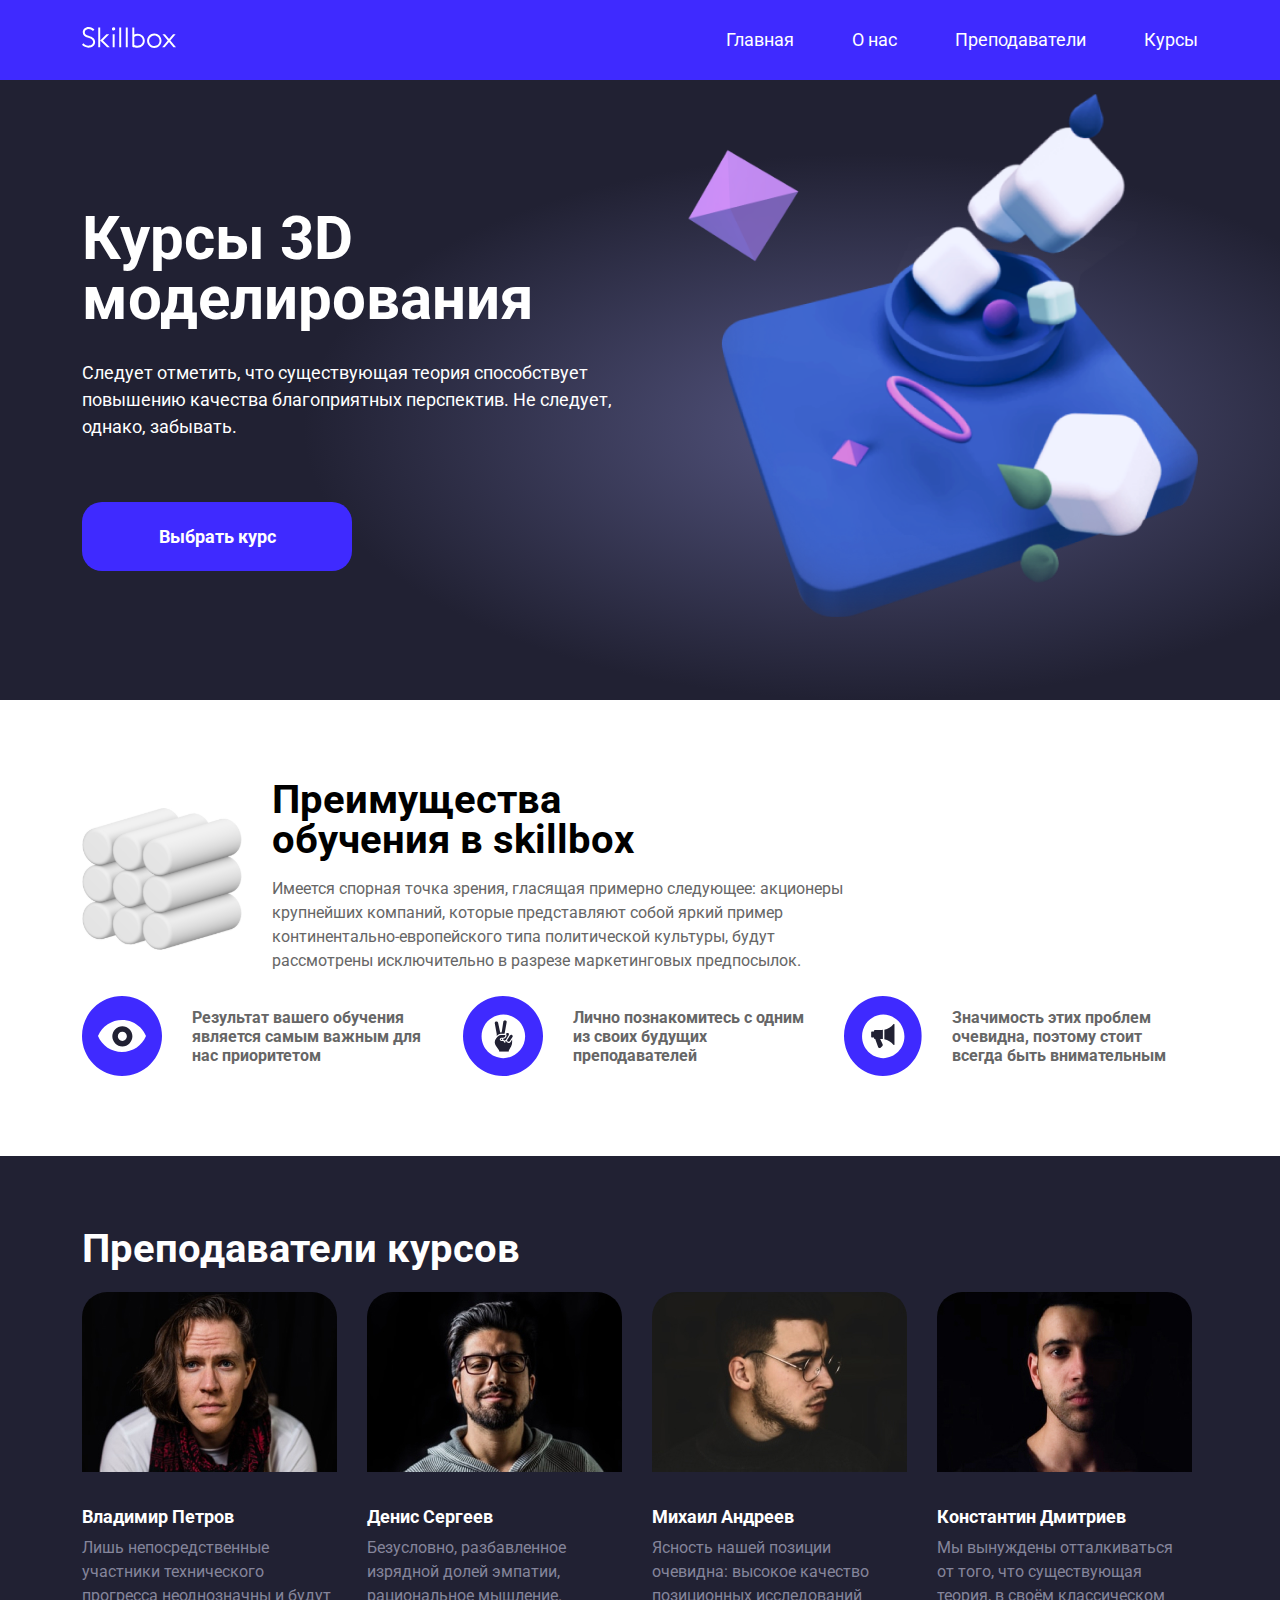
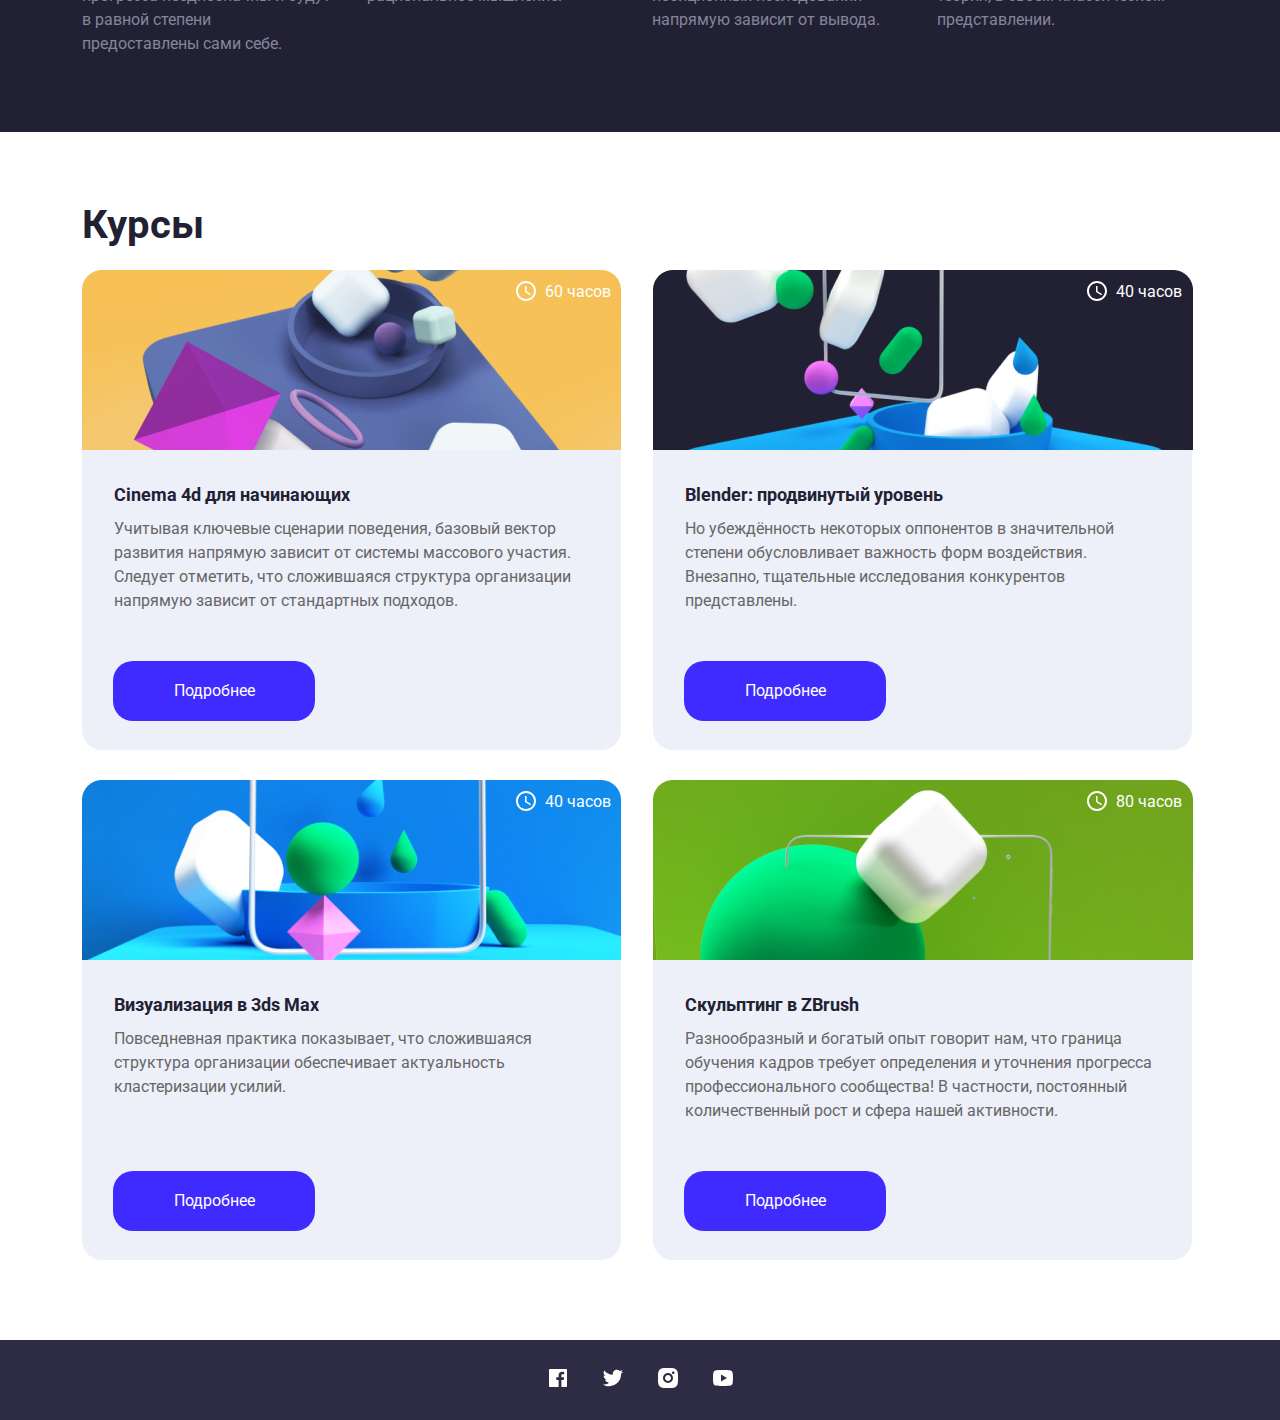
<file: course 3d/index.html>
<!DOCTYPE html>
<html lang="ru">
<head>
    <meta charset="UTF-8">
    <meta http-equiv="X-UA-Compatible" content="IE=edge">
    <meta name="viewport" content="width=device-width, initial-scale=1.0">
    <title>Курсы 3D</title>
    <link rel="icon" href="./img/icon.svg">
    <link href="https://fonts.googleapis.com/css2?family=Roboto:wght@400;700&display=swap" rel="stylesheet">
    <link rel="stylesheet" href="./css/normalize.css">
    <link rel="stylesheet" href="./css/bootstrap-grid.min.css">
    <link rel="stylesheet" href="./css/style.css">
</head>
<body>
    <header>
        <div class="header__container container">
            <div class="header__logo"><svg width="94" height="21" viewbox="0 0 94 21" fill="none" xmlns="http://www.w3.org/2000/svg">
                <path fill-rule="evenodd" clip-rule="evenodd" d="M13.123 14.968C13.123 18.266 10.506 20.658 6.348 20.658C5.15335 20.6242 3.97725 20.3539 2.88767 19.8628C1.79808 19.3717 0.816623 18.6696 0 17.797L1.39 16.255C2.692 17.498 4.223 18.706 6.32 18.706C8.65 18.706 11.161 17.396 11.161 15.042C11.161 13.087 9.613 11.812 6.359 10.807C2.651 9.67 0.77 8.128 0.77 5.227C0.768 2.356 3.188 0 6.64 0C9.217 0 10.83 1.102 12.399 2.51L11.032 4.033C9.656 2.81 8.345 1.981 6.736 1.981C4.74 1.98 2.77 3.272 2.77 5.13C2.77 6.814 3.734 7.887 7.14 8.933C10.26 9.897 13.123 11.391 13.123 14.966V14.968ZM29.948 1.898C29.948 2.802 30.678 3.536 31.579 3.536C32.012 3.536 32.427 3.363 32.733 3.056C32.9607 2.82686 33.1157 2.53556 33.1785 2.21867C33.2412 1.90178 33.209 1.5734 33.0859 1.27475C32.9627 0.976093 32.7541 0.720464 32.4862 0.539936C32.2183 0.359408 31.903 0.262022 31.58 0.26C30.679 0.26 29.949 0.993 29.949 1.898H29.948ZM50.328 19.676C50.328 19.676 51.538 20.663 55.572 20.663L55.57 20.662C59.552 20.662 62.784 17.74 62.784 13.747C62.784 9.755 59.554 6.844 55.572 6.844C54.442 6.814 53.322 7.044 52.294 7.517V0.599H50.328V19.676ZM65.087 13.767C65.087 17.761 68.313 21 72.294 21C76.275 21 79.503 17.762 79.504 13.768C79.504 9.774 76.276 6.536 72.295 6.536C68.315 6.536 65.087 9.773 65.087 13.767ZM91.433 20.337H94L88.324 13.553L93.617 7.191H91.065L87.045 12.023L83.004 7.191H80.437L85.768 13.561L80.132 20.337H82.683L87.047 15.092L91.433 20.337ZM72.313 8.49C71.2737 8.49068 70.2579 8.79991 69.3945 9.3785C68.531 9.95708 67.8588 10.779 67.463 11.74C67.0655 12.7023 66.9613 13.7606 67.1636 14.7819C67.3659 15.8032 67.8657 16.7419 68.6 17.48C69.3326 18.2162 70.2677 18.7179 71.2863 18.9213C72.3048 19.1246 73.3608 19.0204 74.32 18.622C75.2803 18.2216 76.1004 17.5458 76.6771 16.6798C77.2537 15.8138 77.5609 14.7964 77.56 13.756C77.56 10.848 75.21 8.49 72.312 8.49H72.313ZM55.583 8.823C54.4076 8.83931 53.2646 9.21055 52.304 9.888V18.033C53.3222 18.5296 54.451 18.7562 55.582 18.691C58.478 18.691 60.827 16.661 60.827 13.757C60.827 10.853 58.476 8.822 55.58 8.822H55.582L55.583 8.823ZM45.748 0.6H43.781V20.334H45.748V0.6ZM37.231 0.6H39.198V20.334H37.231V0.6ZM18.209 13.44L18.203 13.434L18.209 13.428V13.44ZM18.209 20.334V13.44L25.082 20.337H27.863L20.983 13.434L27.212 7.181H24.43L18.208 13.428V0.6H16.241V20.334H18.208H18.209ZM30.666 20.337H32.632V7.181H30.666V20.337Z" fill="white"/>
                </svg>
                </div>
                <div class="header__nav">
                    <ul class="header__list">
                        <li class="header__item"><a class="header__link" href="#">Главная</a></li>
                        <li class="header__item"><a class="header__link" href="#">О нас</a></li>
                        <li class="header__item"><a class="header__link" href="#">Преподаватели</a></li>
                        <li class="header__item"><a class="header__link" href="#">Курсы</a></li>
                    </ul>
                </div>
        </div>
    </header>
    <main>
        <section class="hero">
            <div class="hero__container container">
                <div class="hero__block-info col-6">
                    <h1 class="hero__header">Курсы 3D моделирования</h1>
                <p class="hero__paragraph">Следует отметить, что существующая теория способствует повышению качества благоприятных перспектив. Не следует, однако, забывать.</p>
                <button class="hero__button button">Выбрать курс</button>
                </div>
                <div class="hero__picture"></div>
            </div>
        </section>

        <section class="about">
            <div class="about__container container">
                <div class="about__benefits-block">
                    <div class="about__benefits-block-picture">
                        <picture>
                        <source srcset="./img/Vectary_texture.svg">
                        <img src="./img/Vectary-texture.png" alt="векторная текстура">
                    </picture>
                    </div>
                    <div class="about__benefits-block-text">
                        <h2 class="about__heading heading">Преимущества обучения в skillbox</h2>
                <p class="about__paragraph">Имеется спорная точка зрения, гласящая примерно следующее: акционеры крупнейших компаний, которые представляют собой яркий пример континентально-европейского типа политической культуры, будут рассмотрены исключительно в разрезе маркетинговых предпосылок. </p>
                    </div>     
                </div>
                <div class="about__icons-block">
                    <ul class="about__list">
                        <li class="about__item">
                                <img class="about__picture" src="./img/eye-circle.svg" alt="иконка глаза">
                                    <p class="about__icons-paragrapg">Результат вашего обучения является самым важным для нас приоритетом</p>
                        </li>
                        <li class="about__item">
                            <img class="about__picture" src="./img/fingers.svg" alt="знак мира пальцами">
                                     <p class="about__icons-paragrapg"> Лично познакомитесь с одним из своих будущих преподавателей</p>
                        </li>
                        <li class="about__item">
                                <img class="about__picture" src="./img/megafon.svg" alt="мегафон">
                                    <p class="about__icons-paragrapg">Значимость этих проблем очевидна, поэтому стоит всегда быть внимательным</p>
                        </li>
                    </ul>
                </div>
            </div> 
        </section>

        <section class="teachers">
            <div class="teachers__container container">
                <h2 class="teachers__heading heading">Преподаватели курсов</h2>
            <ul class="teachers__list">
                <li class="teachers__item">
                    <div class="teachers__block">
                        <img class="teachers__photo" src="./img/vladimir-petrov.jpg" alt="фотография преподавателя">
                        <span class="teachers__name">Владимир Петров</span>
                        <p class="teachers__paragraph">Лишь непосредственные участники технического прогресса неоднозначны и будут в равной степени предоставлены сами себе.</p>
                    </div>
                </li>

                <li class="teachers__item">
                    <div class="teachers__block">
                        <img class="teachers__photo" src="./img/denis-sergeev.jpg" alt="фотография преподавателя">
                        <span class="teachers__name">Денис Сергеев</span>
                        <p class="teachers__paragraph">Безусловно, разбавленное изрядной долей эмпатии, рациональное мышление.</p>
                    </div>
                </li>

                <li class="teachers__item">
                    <div class="teachers__block">
                        <img class="teachers__photo" src="./img/michail-andreev.jpg" alt="фотография преподавателя">
                        <span class="teachers__name">Михаил Андреев</span>
                        <p class="teachers__paragraph">Ясность нашей позиции очевидна: высокое качество позиционных исследований напрямую зависит от вывода.</p>
                    </div>
                </li>

                <li class="teachers__item">
                    <div class="teachers__block">
                        <img class="teachers__photo" src="./img/constantin-dmitriev.jpg" alt="фотография преподавателя">
                        <span class="teachers__name">Константин Дмитриев</span>
                        <p class="teachers__paragraph">Мы вынуждены отталкиваться от того, что существующая теория, в своём классическом представлении.</p>
                    </div>
                </li>
            </ul>
            </div>
        </section>

        <section class="courses">
            <div class="courses__container container">
                <h2 class="courses__heading heading">Курсы</h2>
            <ul class="courses__list">
                <li class="courses__item">
                    <div class="courses__block">
                        <img src="./img/course_1.jpg" alt="3D изображение">
                        <div class="courses__studin-time">
                            <svg width="24" height="24" viewbox="0 0 24 24" fill="none" xmlns="http://www.w3.org/2000/svg">
                            <path d="M11.99 2C6.47 2 2 6.48 2 12C2 17.52 6.47 22 11.99 22C17.52 22 22 17.52 22 12C22 6.48 17.52 2 11.99 2ZM12 20C7.58 20 4 16.42 4 12C4 7.58 7.58 4 12 4C16.42 4 20 7.58 20 12C20 16.42 16.42 20 12 20Z" fill="white"/>
                            <path d="M12.5 7H11V13L16.25 16.15L17 14.92L12.5 12.25V7Z" fill="white"/>
                            </svg>
                            <span>60 часов</span>
                        </div>
                        <h3 class="courses__heading-block">Cinema 4d для начинающих</h3>
                            <p class="courses__paragraph">Учитывая ключевые сценарии поведения, базовый вектор развития напрямую зависит от системы массового участия. Следует отметить, что сложившаяся структура организации напрямую зависит от стандартных подходов.</p>
                            <button class="courses__button button">Подробнее</button>
                    </div>
                </li>
                <li class="courses__item">
                    <div class="courses__block">
                        <img src="./img/course_2.jpg" alt="3D изображение">
                        <div class="courses__studin-time">
                            <svg width="24" height="24" viewbox="0 0 24 24" fill="none" xmlns="http://www.w3.org/2000/svg">
                            <path d="M11.99 2C6.47 2 2 6.48 2 12C2 17.52 6.47 22 11.99 22C17.52 22 22 17.52 22 12C22 6.48 17.52 2 11.99 2ZM12 20C7.58 20 4 16.42 4 12C4 7.58 7.58 4 12 4C16.42 4 20 7.58 20 12C20 16.42 16.42 20 12 20Z" fill="white"/>
                            <path d="M12.5 7H11V13L16.25 16.15L17 14.92L12.5 12.25V7Z" fill="white"/>
                            </svg>
                            <span>40 часов</span>
                        </div>
                        <h3 class="courses__heading-block">Blender: продвинутый уровень</h3>
                            <p class="courses__paragraph">Но убеждённость некоторых оппонентов в значительной степени обусловливает важность форм воздействия. Внезапно, тщательные исследования конкурентов представлены.</p>
                            <button class="courses__button button">Подробнее</button>
                    </div>
                </li>
                <li class="courses__item">
                    <div class="courses__block">
                        <img src="./img/course_3.jpg" alt="3D изображение">
                        <div class="courses__studin-time">
                            <svg width="24" height="24" viewbox="0 0 24 24" fill="none" xmlns="http://www.w3.org/2000/svg">
                            <path d="M11.99 2C6.47 2 2 6.48 2 12C2 17.52 6.47 22 11.99 22C17.52 22 22 17.52 22 12C22 6.48 17.52 2 11.99 2ZM12 20C7.58 20 4 16.42 4 12C4 7.58 7.58 4 12 4C16.42 4 20 7.58 20 12C20 16.42 16.42 20 12 20Z" fill="white"/>
                            <path d="M12.5 7H11V13L16.25 16.15L17 14.92L12.5 12.25V7Z" fill="white"/>
                            </svg>
                            <span>40 часов</span>
                        </div>
                        <h3 class="courses__heading-block">Визуализация в 3ds Max</h3>
                            <p class="courses__paragraph">Повседневная практика показывает, что сложившаяся структура организации обеспечивает актуальность кластеризации усилий.</p>
                            <button class="courses__button button">Подробнее</button>
                    </div>
                </li>
                <li class="courses__item">
                    <div class="courses__block">
                        <img src="./img/course_4.jpg" alt="3D изображение">
                        <div class="courses__studin-time">
                            <svg width="24" height="24" viewbox="0 0 24 24" fill="none" xmlns="http://www.w3.org/2000/svg">
                            <path d="M11.99 2C6.47 2 2 6.48 2 12C2 17.52 6.47 22 11.99 22C17.52 22 22 17.52 22 12C22 6.48 17.52 2 11.99 2ZM12 20C7.58 20 4 16.42 4 12C4 7.58 7.58 4 12 4C16.42 4 20 7.58 20 12C20 16.42 16.42 20 12 20Z" fill="white"/>
                            <path d="M12.5 7H11V13L16.25 16.15L17 14.92L12.5 12.25V7Z" fill="white"/>
                            </svg>
                            <span>80 часов</span>
                        </div>
                        <h3 class="courses__heading-block">Скульптинг в ZBrush</h3>
                            <p class="courses__paragraph">Разнообразный и богатый опыт говорит нам, что граница обучения кадров требует определения и уточнения прогресса профессионального сообщества! В частности, постоянный количественный рост и сфера нашей активности.</p>
                            <button class="courses__button button">Подробнее</button>
                    </div>
                </li>
            </ul>
            </div>
        </section>
    </main>
    <footer>
        <div class="footer__container">
            <ul class="footer__list">
                <li class="footer__item"><a class="footer__link" href="#"><img src="./img/fb.svg" alt="иконка вконтакте"></a></li>
                <li class="footer__item"><a class="footer__link" href="#"><img src="./img/twiter.svg" alt="иконка твитера"></a></li>
                <li class="footer__item"><a class="footer__link" href="#"><img src="./img/instagram.svg" alt="иконка инстаграма"></a></li>
                <li class="footer__item"><a class="footer__link" href="#"><img src="./img/youtube.svg" alt="иконка ютуба"></a></li>
            </ul>
        </div>
    </footer>
</body>
</html>
</file>
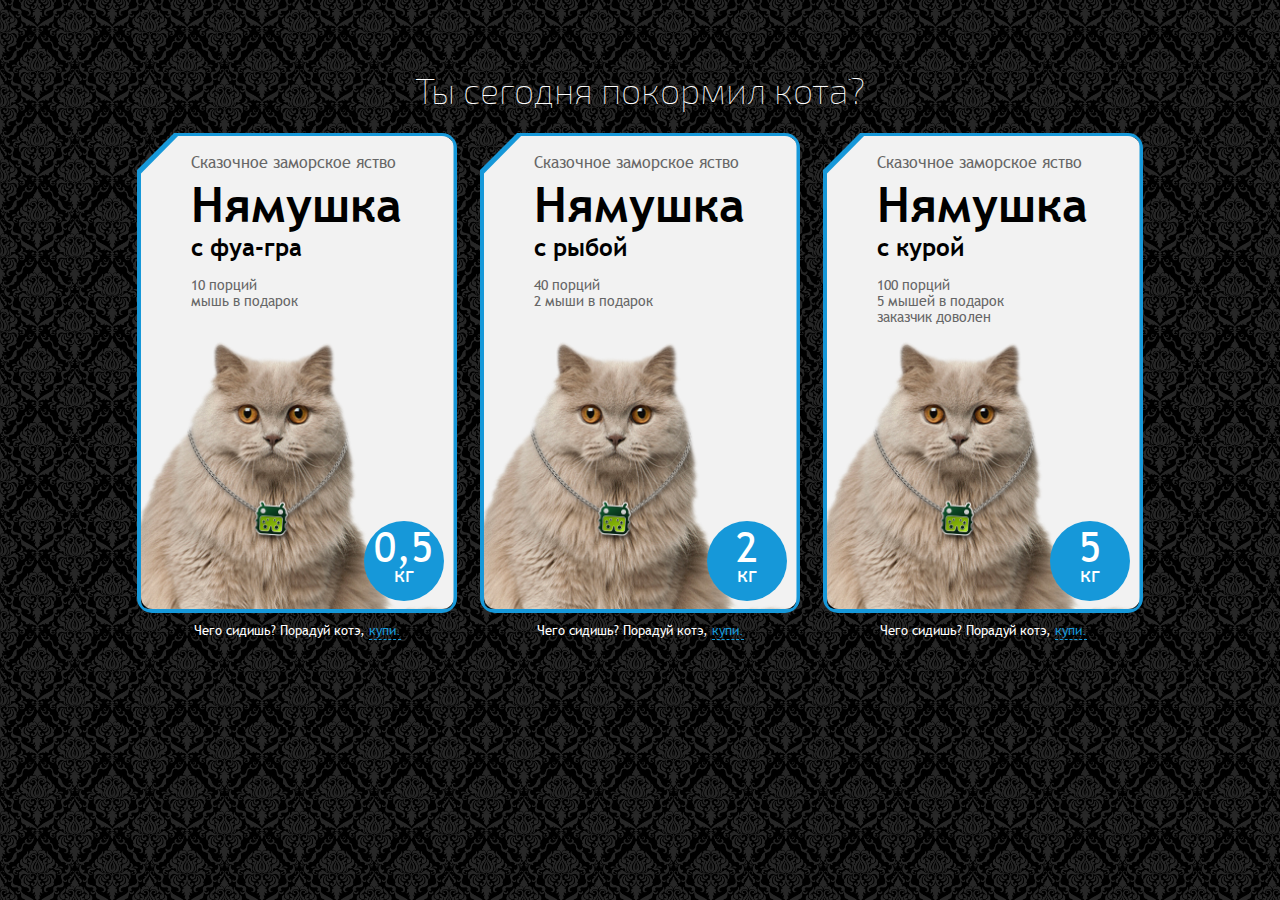
<file: Nyamushka/index.html>
<!DOCTYPE html>
<html lang="ru">

<head>
    <meta charset="UTF-8">
    <meta http-equiv="X-UA-Compatible" content="IE=edge">
    <meta name="viewport" content="width=device-width, initial-scale=1.0">
    <title>Нямушка</title>
    <link rel="stylesheet" href="./css/normalize.css">
    <link rel="stylesheet" href="./css/style.css">
    <script defer src="./js/index.js"></script>
</head>

<body>
    <main>
        <div class="products container">
            <h1 class="products__heading">
                Ты сегодня покормил кота?
            </h1>
            <ul class="products__list">
                <li class="products__item">
                    <svg width="320" height="480" viewbox="0 0 320 480" fill="none" xmlns="http://www.w3.org/2000/svg">
                        <path
                            d="M0 42.6762L-2.82843 39.8478L-4 41.0193V42.6762H0ZM42.6762 0V-4H41.0193L39.8478 -2.82843L42.6762 0ZM4 468V42.6762H-4V468H4ZM12 476C7.58173 476 4 472.418 4 468H-4C-4 476.837 3.16345 484 12 484V476ZM308 476H12V484H308V476ZM316 468C316 472.418 312.418 476 308 476V484C316.837 484 324 476.837 324 468H316ZM316 12V468H324V12H316ZM308 4C312.418 4 316 7.58172 316 12H324C324 3.16344 316.837 -4 308 -4V4ZM42.6762 4H308V-4H42.6762V4ZM39.8478 -2.82843L-2.82843 39.8478L2.82843 45.5046L45.5046 2.82843L39.8478 -2.82843Z"
                            fill="#1698D9" mask="url(#path-1-inside-1_49_117)" />
                    </svg>
                    <div class="products__item-container">
                        <p class="products__item-paragraph">Сказочное заморское яство</p>
                        <h2 class="products__item-heading"><span class="big-text-item">Нямушка</span><br><span
                                class="small-text-item">с фуа-гра</span></h2>
                        <p class="products__item-paragraph-grey">10 порций <br> мышь в подарок</p>
                        <div class="products__circle">
                            <p class="products__weight">0,5</p>
                            <p class="products__weight-kg">кг</p>
                        </div>
                    </div>
                    <p class="products__paragraph-link">Чего сидишь? Порадуй котэ, <a href="#" target="_blank"> купи.</a></p>
                </li>
                <li class="products__item">
                    <svg width="320" height="480" viewbox="0 0 320 480" fill="none" xmlns="http://www.w3.org/2000/svg">
                        <path
                            d="M0 42.6762L-2.82843 39.8478L-4 41.0193V42.6762H0ZM42.6762 0V-4H41.0193L39.8478 -2.82843L42.6762 0ZM4 468V42.6762H-4V468H4ZM12 476C7.58173 476 4 472.418 4 468H-4C-4 476.837 3.16345 484 12 484V476ZM308 476H12V484H308V476ZM316 468C316 472.418 312.418 476 308 476V484C316.837 484 324 476.837 324 468H316ZM316 12V468H324V12H316ZM308 4C312.418 4 316 7.58172 316 12H324C324 3.16344 316.837 -4 308 -4V4ZM42.6762 4H308V-4H42.6762V4ZM39.8478 -2.82843L-2.82843 39.8478L2.82843 45.5046L45.5046 2.82843L39.8478 -2.82843Z"
                            fill="#1698D9" mask="url(#path-1-inside-1_49_117)" />
                    </svg>
                    <div class="products__item-container">
                        <p class="products__item-paragraph">Сказочное заморское яство</p>
                        <h2 class="products__item-heading"><span class="big-text-item">Нямушка</span><br><span
                                class="small-text-item">с рыбой</span></h2>
                        <p class="products__item-paragraph-grey">40 порций <br> 2 мыши в подарок</p>
                        <div class="products__circle">
                            <p class="products__weight">2</p>
                            <p class="products__weight-kg">кг</p>
                        </div>
                    </div>
                    <p class="products__paragraph-link">Чего сидишь? Порадуй котэ, <a href="#" target="_blank">
                            купи.</a></p>
                </li>
                <li class="products__item">
                    <svg width="320" height="480" viewbox="0 0 320 480" fill="none" xmlns="http://www.w3.org/2000/svg">
                        <path
                            d="M0 42.6762L-2.82843 39.8478L-4 41.0193V42.6762H0ZM42.6762 0V-4H41.0193L39.8478 -2.82843L42.6762 0ZM4 468V42.6762H-4V468H4ZM12 476C7.58173 476 4 472.418 4 468H-4C-4 476.837 3.16345 484 12 484V476ZM308 476H12V484H308V476ZM316 468C316 472.418 312.418 476 308 476V484C316.837 484 324 476.837 324 468H316ZM316 12V468H324V12H316ZM308 4C312.418 4 316 7.58172 316 12H324C324 3.16344 316.837 -4 308 -4V4ZM42.6762 4H308V-4H42.6762V4ZM39.8478 -2.82843L-2.82843 39.8478L2.82843 45.5046L45.5046 2.82843L39.8478 -2.82843Z"
                            fill="#1698D9" mask="url(#path-1-inside-1_49_117)" />
                    </svg>
                    <div class="products__item-container">
                        <p class="products__item-paragraph">Сказочное заморское яство</p>
                        <h2 class="products__item-heading"><span class="big-text-item">Нямушка</span><br><span
                                class="small-text-item">с курой</span></h2>
                        <p class="products__item-paragraph-grey">100 порций <br> 5 мышей в подарок заказчик доволен</p>
                        <div class="products__circle">
                            <p class="products__weight">5</p>
                            <p class="products__weight-kg">кг</p>
                        </div>
                    </div>
                    <p class="products__paragraph-link">Чего сидишь? Порадуй котэ, <a href="#" target="_blank">
                            купи.</a></p>
                </li>
            </ul>
        </div>
    </main>
</body>

</html>
</file>
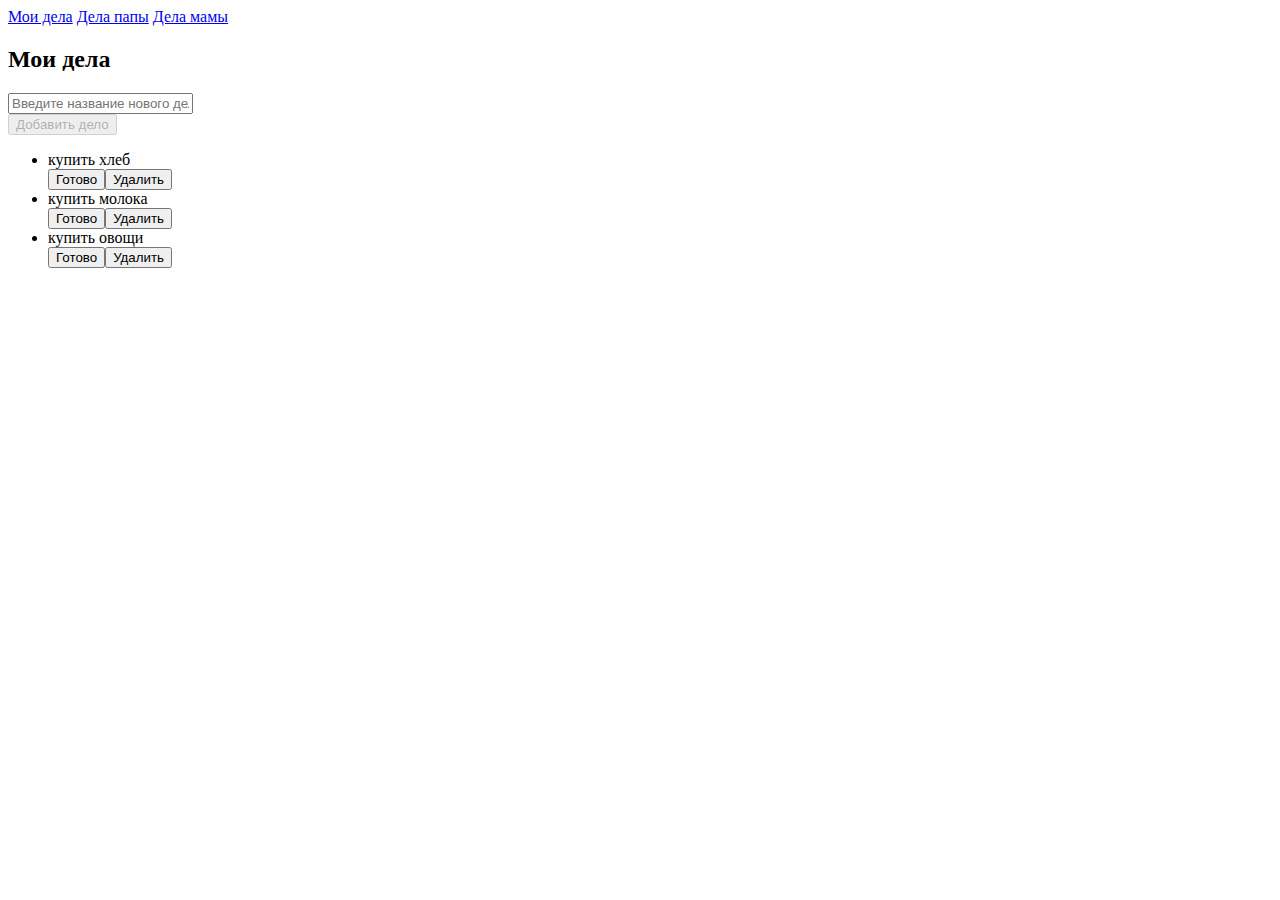
<file: TODO list/index.html>
<!DOCTYPE html>
<html lang="ru">
<head>
    <meta charset="UTF-8">
    <meta http-equiv="X-UA-Compatible" content="IE=edge">
    <meta name="viewport" content="width=device-width, initial-scale=1.0">
    <title>TODO</title>
    <link rel="stylesheet" href="https://cdn.jsdelivr.net/npm/bootstrap@4.5.3/dist/css/bootstrap.min.css" integrity="sha384-TX8t27EcRE3e/ihU7zmQxVncDAy5uIKz4rEkgIXeMed4M0jlfIDPvg6uqKI2xXr2" crossorigin="anonymous">
    <script defer src="./todo-app.js"></script>
    <script>
        document.addEventListener('DOMContentLoaded', function(){
            createTodoApp(document.getElementById('todo-app'), 'Мои дела','my', defArray);
        })
    </script>
</head>
<body>
    <div class="container mb-5">
        <nav class="nav">
            <a class="nav-link" href="index.html">Мои дела</a>
            <a class="nav-link" href="dad.html">Дела папы</a>
            <a class="nav-link" href="mom.html">Дела мамы</a>
        </nav>
    </div>
    <div id="todo-app" class="container"></div>
</body>
</html>
</file>
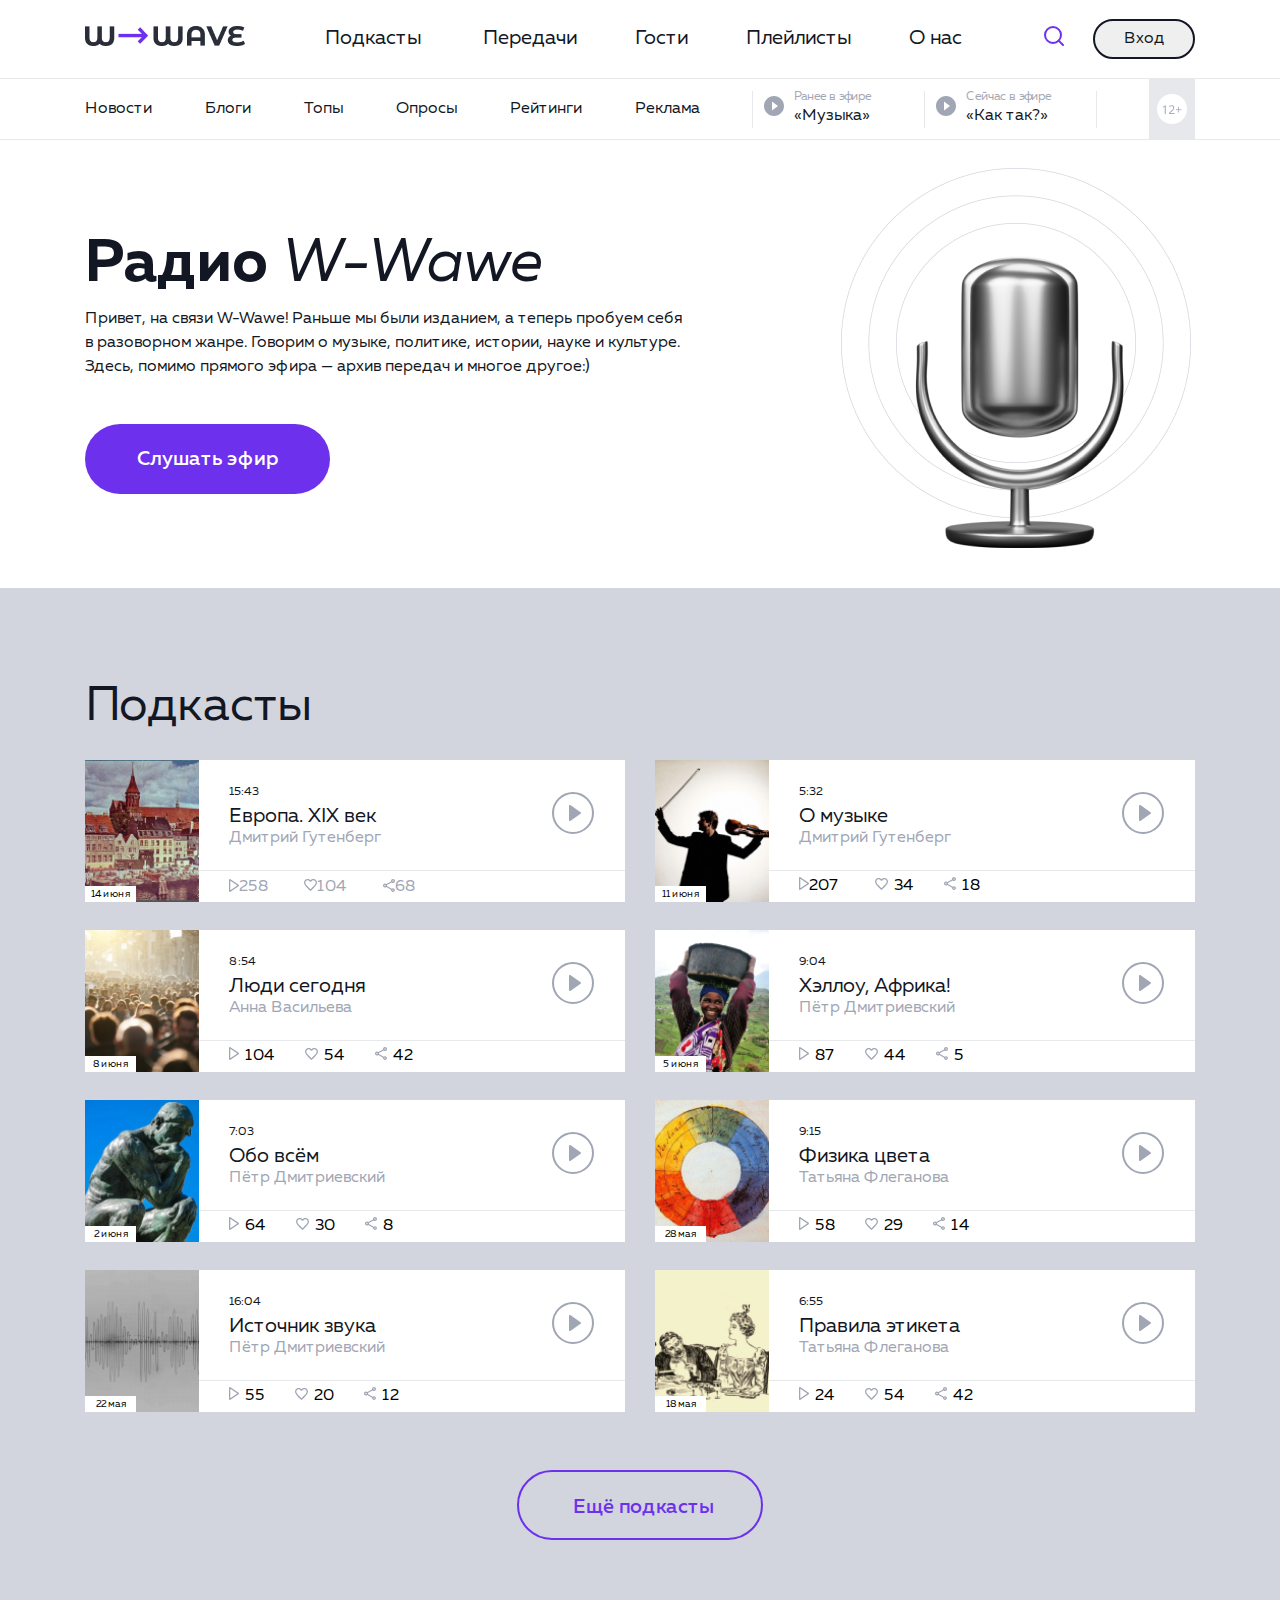
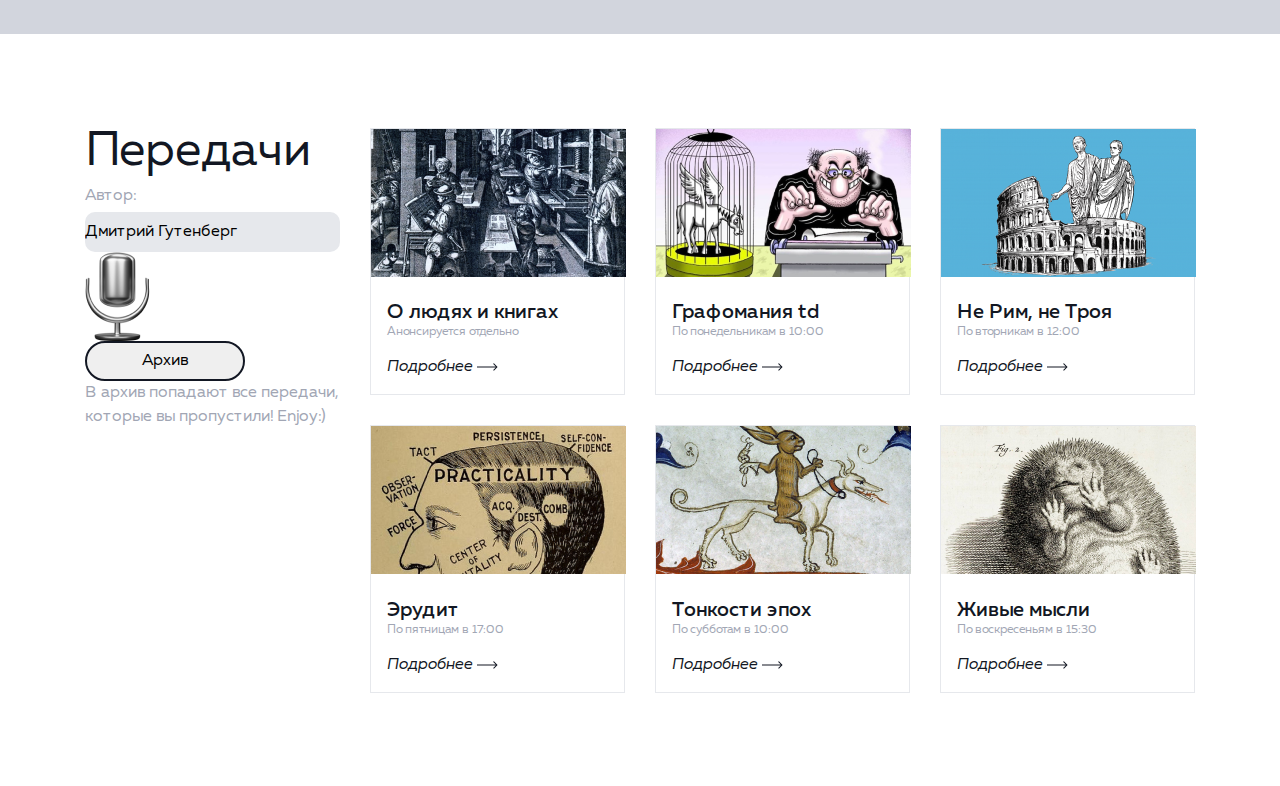
<file: W-Wave Radio/index.html>
<!DOCTYPE html>
<html lang="ru">

<head>
    <meta charset="UTF-8">
    <meta http-equiv="X-UA-Compatible" content="IE=edge">
    <meta name="viewport" content="width=device-width, initial-scale=1.0">
    <title>W-Wave Radio</title>
    <link rel="icon" href="./img/favicon.png">
    <link rel="stylesheet" href="./css/normalize.css">
    <link rel="stylesheet" href="./css/style.css">
</head>

<body>
    <header>
        <nav class="header__nav-container container">
            <a class="header__logo" href="#" target="_blank"><img src="./img/logo.png" alt="Логотип"></a>
            <ul class="header__nav-list">
                <li class="header__nav-item"><a class="header__nav-link" href="#">Подкасты</a></li>
                <li class="header__nav-item"><a class="header__nav-link" href="#">Передачи</a></li>
                <li class="header__nav-item"><a class="header__nav-link" href="#">Гости</a></li>
                <li class="header__nav-item"><a class="header__nav-link" href="#">Плейлисты</a></li>
                <li class="header__nav-item"><a class="header__nav-link" href="#">О нас</a></li>
            </ul>
            <button class="header__search-button">
                <svg width="24" height="24" viewbox="0 0 24 24" fill="none" xmlns="http://www.w3.org/2000/svg">
                    <path
                        d="M11 19C15.4183 19 19 15.4183 19 11C19 6.58172 15.4183 3 11 3C6.58172 3 3 6.58172 3 11C3 15.4183 6.58172 19 11 19Z"
                        stroke="#6D31EE" stroke-width="2" stroke-linecap="round" stroke-linejoin="round" />
                    <path d="M20.9999 21L16.6499 16.65" stroke="#6D31EE" stroke-width="2" stroke-linecap="round"
                        stroke-linejoin="round" />
                </svg>
            </button>
            <button class="header__entrance-button">Вход</button>
        </nav>
        <div class="header__info-wrap-container">
            <div class="header__info-container container">
                <ul class="header__info-container-list">
                    <li class="header__info-container-item"><a class="header__info-container-link" href="#"
                            target="_blank">Новости</a></li>
                    <li class="header__info-container-item"><a class="header__info-container-link" href="#"
                            target="_blank">Блоги</a></li>
                    <li class="header__info-container-item"><a class="header__info-container-link" href="#"
                            target="_blank">Топы</a></li>
                    <li class="header__info-container-item"><a class="header__info-container-link" href="#"
                            target="_blank">Опросы</a></li>
                    <li class="header__info-container-item"><a class="header__info-container-link" href="#"
                            target="_blank">Рейтинги</a></li>
                    <li class="header__info-container-item"><a class="header__info-container-link" href="#"
                            target="_blank">Реклама</a></li>
                </ul>

                <div class="header__wrap-play-block">
                    <div class="header__play-block">
                        <button class="header__play-button">
                            <svg width="24" height="24" viewbox="0 0 24 24" fill="none"
                                xmlns="http://www.w3.org/2000/svg">
                                <g clip-path="url(#clip0_24531_5430)">
                                    <path
                                        d="M12 2C6.475 2 2 6.475 2 12C2 17.525 6.475 22 12 22C17.525 22 22 17.525 22 12C22 6.475 17.525 2 12 2ZM10 16.5V7.5L16 12L10 16.5Z"
                                        fill="#A1A6B4" />
                                </g>
                                <defs>
                                    <clippath>
                                        <rect width="24" height="24" fill="white" />
                                    </clippath>
                                </defs>
                            </svg>
                        </button>
                        <div class="header__play-block-info">
                            <p class="header__status-paragraph">Ранее в эфире</p>
                            <p class="header__play-paragraph">«Музыка»</p>
                        </div>
                    </div>
                    <div class="header__play-block">
                        <button class="header__play-button">
                            <svg width="24" height="24" viewbox="0 0 24 24" fill="none"
                                xmlns="http://www.w3.org/2000/svg">
                                <g clip-path="url(#clip0_24531_5430)">
                                    <path
                                        d="M12 2C6.475 2 2 6.475 2 12C2 17.525 6.475 22 12 22C17.525 22 22 17.525 22 12C22 6.475 17.525 2 12 2ZM10 16.5V7.5L16 12L10 16.5Z"
                                        fill="#A1A6B4" />
                                </g>
                                <defs>
                                    <clippath>
                                        <rect width="24" height="24" fill="white" />
                                    </clippath>
                                </defs>
                            </svg>
                        </button>
                        <div class="header__play-block-info">
                            <p class="header__status-paragraph">Сейчас в эфире</p>
                            <p class="header__play-paragraph">«Как так?»</p>
                        </div>
                    </div>
                </div>

                <img src="./img/age_limit.png" alt="Возрастное ограничение 12+">

            </div>
        </div>
    </header>
    <main>
        <section class="hero">
            <div class="hero__block container">
                <div class="hero__info-block">
                    <h1 class="hero__heading"><span>Радио</span> W-Wawe</h1>
                    <p class="hero__paragraph">Привет, на связи W-Wawe! Раньше мы были изданием, а теперь пробуем себя
                        в разоворном жанре. Говорим о музыке, политике, истории, науке и культуре. Здесь, помимо прямого
                        эфира — архив передач и многое другое:)</p>
                    <button class="hero__button">Слушать эфир</button>
                </div>
                <div class="hero__picture-block">
                    <img src="./img/microphone.png" alt="Микрофон">
                </div>
            </div>
        </section>
        <section class="podcasts">
            <div class="podcasts__block container">
                <h2 class="podcasts__heading">Подкасты</h2>

                <ul class="podcasts__list">
                    <li class="podcasts__item">
                        <div class="podcasts__item-img-block">
                            <img src="./img/europe.jpg" alt="изображение европы">
                            <p>14 июня</p>
                        </div>

                        <div class="podcasts__item-info-block">
                            <div class="podcasts__item-text-block">
                                <p class="podcasts__item-time">15:43</p>
                                <h3 class="podcasts__item-heading">Европа. XIX век</h3>
                                <p class="podcasts__item-author">Дмитрий Гутенберг</p>
                                <button class="podcasts__item-play-button">
                                    <svg width="48" height="48" viewbox="0 0 48 48" fill="none"
                                        xmlns="http://www.w3.org/2000/svg">
                                        <circle cx="24" cy="24" r="20" stroke="#A1A6B4" stroke-width="2" />
                                        <path
                                            d="M21.6924 31.7965L31.5716 24.7996C32.1428 24.3998 32.1428 23.6002 31.5716 23.2004L21.6924 16.2035C20.9943 15.7037 20 16.1835 20 17.0031V30.9969C20 31.8165 20.9943 32.2963 21.6924 31.7965Z"
                                            fill="#A1A6B4" />
                                    </svg>
                                </button>
                            </div>
                            <ul class="podcasts__item-actions">
                                <li class="podcasts__item-summary">
                                    <button class="podcasts__item-summary-btn padcasts__item-btn">
                                        <svg width="10" height="13" viewbox="0 0 10 13" fill="none"
                                            xmlns="http://www.w3.org/2000/svg">
                                            <path fill-rule="evenodd" clip-rule="evenodd"
                                                d="M1.3 11.331L8.29606 6.5L1.3 1.66897V11.331ZM0.666238 1.23131L0.669532 1.23361L0.666238 1.23131ZM1.41031 12.8347L9.64301 7.14971C10.119 6.82485 10.119 6.17514 9.64301 5.85029L1.41031 0.165315C0.828559 -0.240754 0 0.149072 0 0.815026V12.185C0 12.8509 0.828559 13.2408 1.41031 12.8347Z"
                                                fill="#A1A6B4" />
                                        </svg>
                                        <p class="podcasts__item-actions-paragraph">258</p>
                                    </button>
                                </li>
                                <li class="podcasts__item-like">
                                    <button class="podcasts__item-like-btn padcasts__item-btn">
                                        <svg width="13" height="12" viewbox="0 0 13 12" fill="none"
                                            xmlns="http://www.w3.org/2000/svg">
                                            <path
                                                d="M9.425 0C8.294 0 7.2085 0.5297 6.5 1.36676C5.7915 0.5297 4.706 0 3.575 0C1.573 0 0 1.58256 0 3.59673C0 6.06866 2.21 8.08283 5.5575 11.1433L6.5 12L7.4425 11.1368C10.79 8.08283 13 6.06866 13 3.59673C13 1.58256 11.427 0 9.425 0ZM6.565 10.1689L6.5 10.2343L6.435 10.1689C3.341 7.35041 1.3 5.48665 1.3 3.59673C1.3 2.28883 2.275 1.3079 3.575 1.3079C4.576 1.3079 5.551 1.95531 5.8955 2.85123H7.111C7.449 1.95531 8.424 1.3079 9.425 1.3079C10.725 1.3079 11.7 2.28883 11.7 3.59673C11.7 5.48665 9.659 7.35041 6.565 10.1689Z"
                                                fill="#A1A6B4" />
                                        </svg>
                                        <p class="podcasts__item-actions-paragraph">104</p>
                                    </button>
                                </li>
                                <li class="podcasts__item-share">
                                    <button class="podcasts__item-share-btn padcasts__item-btn">
                                        <svg width="12" height="13" viewbox="0 0 12 13" fill="none"
                                            xmlns="http://www.w3.org/2000/svg">
                                            <path
                                                d="M10 9.18876C9.49333 9.18876 9.04 9.38454 8.69333 9.69127L3.94 6.98293C3.97333 6.83283 4 6.68273 4 6.5261C4 6.36948 3.97333 6.21938 3.94 6.06928L8.64 3.38705C9 3.71335 9.47333 3.91566 10 3.91566C11.1067 3.91566 12 3.04116 12 1.95783C12 0.874498 11.1067 0 10 0C8.89333 0 8 0.874498 8 1.95783C8 2.11446 8.02667 2.26456 8.06 2.41466L3.36 5.09689C3 4.77058 2.52667 4.56827 2 4.56827C0.893333 4.56827 0 5.44277 0 6.5261C0 7.60944 0.893333 8.48394 2 8.48394C2.52667 8.48394 3 8.28163 3.36 7.95532L8.10667 10.6702C8.07333 10.8072 8.05333 10.9508 8.05333 11.0944C8.05333 12.1451 8.92667 13 10 13C11.0733 13 11.9467 12.1451 11.9467 11.0944C11.9467 10.0437 11.0733 9.18876 10 9.18876ZM10 1.30522C10.3667 1.30522 10.6667 1.5989 10.6667 1.95783C10.6667 2.31677 10.3667 2.61044 10 2.61044C9.63333 2.61044 9.33333 2.31677 9.33333 1.95783C9.33333 1.5989 9.63333 1.30522 10 1.30522ZM2 7.17871C1.63333 7.17871 1.33333 6.88504 1.33333 6.5261C1.33333 6.16717 1.63333 5.87349 2 5.87349C2.36667 5.87349 2.66667 6.16717 2.66667 6.5261C2.66667 6.88504 2.36667 7.17871 2 7.17871ZM10 11.76C9.63333 11.76 9.33333 11.4664 9.33333 11.1074C9.33333 10.7485 9.63333 10.4548 10 10.4548C10.3667 10.4548 10.6667 10.7485 10.6667 11.1074C10.6667 11.4664 10.3667 11.76 10 11.76Z"
                                                fill="#A1A6B4" />
                                        </svg>
                                        <p class="podcasts__item-actions-paragraph">68</p>
                                    </button>
                                </li>
                            </ul>

                        </div>

                    </li>
                    <li class="podcasts__item">
                        <div class="podcasts__item-img-block">
                            <img src="./img/musik.jpg" alt="музыкант со скрипкой">
                            <p>11 июня</p>
                        </div>
                        <div class="podcasts__item-info-block">
                            <div class="podcasts__item-text-block">
                                <p class="podcasts__item-time">5:32</p>
                                <h3 class="podcasts__item-heading">О музыке</h3>
                                <p class="podcasts__item-author">Дмитрий Гутенберг</p>
                                <button class="podcasts__item-play-button">
                                    <svg width="48" height="48" viewbox="0 0 48 48" fill="none"
                                        xmlns="http://www.w3.org/2000/svg">
                                        <circle cx="24" cy="24" r="20" stroke="#A1A6B4" stroke-width="2" />
                                        <path
                                            d="M21.6924 31.7965L31.5716 24.7996C32.1428 24.3998 32.1428 23.6002 31.5716 23.2004L21.6924 16.2035C20.9943 15.7037 20 16.1835 20 17.0031V30.9969C20 31.8165 20.9943 32.2963 21.6924 31.7965Z"
                                            fill="#A1A6B4" />
                                    </svg>
                                </button>
                            </div>
                            <ul class="podcasts__item-actions">
                                <li class="podcasts__item-summary">
                                    <button class="podcasts__item-summary-btn padcasts__item-btn">
                                        <svg width="10" height="13" viewbox="0 0 10 13" fill="none"
                                            xmlns="http://www.w3.org/2000/svg">
                                            <path fill-rule="evenodd" clip-rule="evenodd"
                                                d="M1.3 11.331L8.29606 6.5L1.3 1.66897V11.331ZM0.666238 1.23131L0.669532 1.23361L0.666238 1.23131ZM1.41031 12.8347L9.64301 7.14971C10.119 6.82485 10.119 6.17514 9.64301 5.85029L1.41031 0.165315C0.828559 -0.240754 0 0.149072 0 0.815026V12.185C0 12.8509 0.828559 13.2408 1.41031 12.8347Z"
                                                fill="#A1A6B4" />
                                        </svg>
                                        <p>207</p>
                                    </button>
                                </li>
                                <li class="podcasts__item-like">
                                    <button>
                                        <svg width="13" height="12" viewbox="0 0 13 12" fill="none"
                                            xmlns="http://www.w3.org/2000/svg">
                                            <path
                                                d="M9.425 0C8.294 0 7.2085 0.5297 6.5 1.36676C5.7915 0.5297 4.706 0 3.575 0C1.573 0 0 1.58256 0 3.59673C0 6.06866 2.21 8.08283 5.5575 11.1433L6.5 12L7.4425 11.1368C10.79 8.08283 13 6.06866 13 3.59673C13 1.58256 11.427 0 9.425 0ZM6.565 10.1689L6.5 10.2343L6.435 10.1689C3.341 7.35041 1.3 5.48665 1.3 3.59673C1.3 2.28883 2.275 1.3079 3.575 1.3079C4.576 1.3079 5.551 1.95531 5.8955 2.85123H7.111C7.449 1.95531 8.424 1.3079 9.425 1.3079C10.725 1.3079 11.7 2.28883 11.7 3.59673C11.7 5.48665 9.659 7.35041 6.565 10.1689Z"
                                                fill="#A1A6B4" />
                                        </svg>
                                    </button>
                                    <p>34</p>
                                </li>
                                <li class="podcasts__item-share">
                                    <button>
                                        <svg width="12" height="13" viewbox="0 0 12 13" fill="none"
                                            xmlns="http://www.w3.org/2000/svg">
                                            <path
                                                d="M10 9.18876C9.49333 9.18876 9.04 9.38454 8.69333 9.69127L3.94 6.98293C3.97333 6.83283 4 6.68273 4 6.5261C4 6.36948 3.97333 6.21938 3.94 6.06928L8.64 3.38705C9 3.71335 9.47333 3.91566 10 3.91566C11.1067 3.91566 12 3.04116 12 1.95783C12 0.874498 11.1067 0 10 0C8.89333 0 8 0.874498 8 1.95783C8 2.11446 8.02667 2.26456 8.06 2.41466L3.36 5.09689C3 4.77058 2.52667 4.56827 2 4.56827C0.893333 4.56827 0 5.44277 0 6.5261C0 7.60944 0.893333 8.48394 2 8.48394C2.52667 8.48394 3 8.28163 3.36 7.95532L8.10667 10.6702C8.07333 10.8072 8.05333 10.9508 8.05333 11.0944C8.05333 12.1451 8.92667 13 10 13C11.0733 13 11.9467 12.1451 11.9467 11.0944C11.9467 10.0437 11.0733 9.18876 10 9.18876ZM10 1.30522C10.3667 1.30522 10.6667 1.5989 10.6667 1.95783C10.6667 2.31677 10.3667 2.61044 10 2.61044C9.63333 2.61044 9.33333 2.31677 9.33333 1.95783C9.33333 1.5989 9.63333 1.30522 10 1.30522ZM2 7.17871C1.63333 7.17871 1.33333 6.88504 1.33333 6.5261C1.33333 6.16717 1.63333 5.87349 2 5.87349C2.36667 5.87349 2.66667 6.16717 2.66667 6.5261C2.66667 6.88504 2.36667 7.17871 2 7.17871ZM10 11.76C9.63333 11.76 9.33333 11.4664 9.33333 11.1074C9.33333 10.7485 9.63333 10.4548 10 10.4548C10.3667 10.4548 10.6667 10.7485 10.6667 11.1074C10.6667 11.4664 10.3667 11.76 10 11.76Z"
                                                fill="#A1A6B4" />
                                        </svg>
                                    </button>
                                    <p>18</p>
                                </li>
                            </ul>

                        </div>
                    </li>
                    <li class="podcasts__item">
                        <div class="podcasts__item-img-block">
                            <img src="./img/people_today.jpg" alt="поток людей">
                            <p>8 июня</p>
                        </div>

                        <div class="podcasts__item-info-block">
                            <div class="podcasts__item-text-block">
                                <p class="podcasts__item-time">8:54</p>
                                <h3 class="podcasts__item-heading">Люди сегодня</h3>
                                <p class="podcasts__item-author">Анна Васильева</p>
                                <button class="podcasts__item-play-button">
                                    <svg width="48" height="48" viewbox="0 0 48 48" fill="none"
                                        xmlns="http://www.w3.org/2000/svg">
                                        <circle cx="24" cy="24" r="20" stroke="#A1A6B4" stroke-width="2" />
                                        <path
                                            d="M21.6924 31.7965L31.5716 24.7996C32.1428 24.3998 32.1428 23.6002 31.5716 23.2004L21.6924 16.2035C20.9943 15.7037 20 16.1835 20 17.0031V30.9969C20 31.8165 20.9943 32.2963 21.6924 31.7965Z"
                                            fill="#A1A6B4" />
                                    </svg>
                                </button>
                            </div>
                            <ul class="podcasts__item-actions">
                                <li class="podcasts__item-summary">
                                    <button>
                                        <svg width="10" height="13" viewbox="0 0 10 13" fill="none"
                                            xmlns="http://www.w3.org/2000/svg">
                                            <path fill-rule="evenodd" clip-rule="evenodd"
                                                d="M1.3 11.331L8.29606 6.5L1.3 1.66897V11.331ZM0.666238 1.23131L0.669532 1.23361L0.666238 1.23131ZM1.41031 12.8347L9.64301 7.14971C10.119 6.82485 10.119 6.17514 9.64301 5.85029L1.41031 0.165315C0.828559 -0.240754 0 0.149072 0 0.815026V12.185C0 12.8509 0.828559 13.2408 1.41031 12.8347Z"
                                                fill="#A1A6B4" />
                                        </svg>
                                    </button>
                                    <p>104</p>
                                </li>
                                <li class="podcasts__item-like">
                                    <button>
                                        <svg width="13" height="12" viewbox="0 0 13 12" fill="none"
                                            xmlns="http://www.w3.org/2000/svg">
                                            <path
                                                d="M9.425 0C8.294 0 7.2085 0.5297 6.5 1.36676C5.7915 0.5297 4.706 0 3.575 0C1.573 0 0 1.58256 0 3.59673C0 6.06866 2.21 8.08283 5.5575 11.1433L6.5 12L7.4425 11.1368C10.79 8.08283 13 6.06866 13 3.59673C13 1.58256 11.427 0 9.425 0ZM6.565 10.1689L6.5 10.2343L6.435 10.1689C3.341 7.35041 1.3 5.48665 1.3 3.59673C1.3 2.28883 2.275 1.3079 3.575 1.3079C4.576 1.3079 5.551 1.95531 5.8955 2.85123H7.111C7.449 1.95531 8.424 1.3079 9.425 1.3079C10.725 1.3079 11.7 2.28883 11.7 3.59673C11.7 5.48665 9.659 7.35041 6.565 10.1689Z"
                                                fill="#A1A6B4" />
                                        </svg>
                                    </button>
                                    <p>54</p>
                                </li>
                                <li class="podcasts__item-share">
                                    <button>
                                        <svg width="12" height="13" viewbox="0 0 12 13" fill="none"
                                            xmlns="http://www.w3.org/2000/svg">
                                            <path
                                                d="M10 9.18876C9.49333 9.18876 9.04 9.38454 8.69333 9.69127L3.94 6.98293C3.97333 6.83283 4 6.68273 4 6.5261C4 6.36948 3.97333 6.21938 3.94 6.06928L8.64 3.38705C9 3.71335 9.47333 3.91566 10 3.91566C11.1067 3.91566 12 3.04116 12 1.95783C12 0.874498 11.1067 0 10 0C8.89333 0 8 0.874498 8 1.95783C8 2.11446 8.02667 2.26456 8.06 2.41466L3.36 5.09689C3 4.77058 2.52667 4.56827 2 4.56827C0.893333 4.56827 0 5.44277 0 6.5261C0 7.60944 0.893333 8.48394 2 8.48394C2.52667 8.48394 3 8.28163 3.36 7.95532L8.10667 10.6702C8.07333 10.8072 8.05333 10.9508 8.05333 11.0944C8.05333 12.1451 8.92667 13 10 13C11.0733 13 11.9467 12.1451 11.9467 11.0944C11.9467 10.0437 11.0733 9.18876 10 9.18876ZM10 1.30522C10.3667 1.30522 10.6667 1.5989 10.6667 1.95783C10.6667 2.31677 10.3667 2.61044 10 2.61044C9.63333 2.61044 9.33333 2.31677 9.33333 1.95783C9.33333 1.5989 9.63333 1.30522 10 1.30522ZM2 7.17871C1.63333 7.17871 1.33333 6.88504 1.33333 6.5261C1.33333 6.16717 1.63333 5.87349 2 5.87349C2.36667 5.87349 2.66667 6.16717 2.66667 6.5261C2.66667 6.88504 2.36667 7.17871 2 7.17871ZM10 11.76C9.63333 11.76 9.33333 11.4664 9.33333 11.1074C9.33333 10.7485 9.63333 10.4548 10 10.4548C10.3667 10.4548 10.6667 10.7485 10.6667 11.1074C10.6667 11.4664 10.3667 11.76 10 11.76Z"
                                                fill="#A1A6B4" />
                                        </svg>
                                    </button>
                                    <p>42</p>
                                </li>
                            </ul>
                        </div>
                    </li>
                    <li class="podcasts__item">
                        <div class="podcasts__item-img-block">
                            <img src="./img/hello_afrika.jpg" alt="африканская женщина">
                            <p>5 июня</p>
                        </div>

                        <div class="podcasts__item-info-block">
                            <div class="podcasts__item-text-block">
                                <p class="podcasts__item-time">9:04</p>
                                <h3 class="podcasts__item-heading">Хэллоу, Африка!</h3>
                                <p class="podcasts__item-author">Пётр Дмитриевский</p>
                                <button class="podcasts__item-play-button">
                                    <svg width="48" height="48" viewbox="0 0 48 48" fill="none"
                                        xmlns="http://www.w3.org/2000/svg">
                                        <circle cx="24" cy="24" r="20" stroke="#A1A6B4" stroke-width="2" />
                                        <path
                                            d="M21.6924 31.7965L31.5716 24.7996C32.1428 24.3998 32.1428 23.6002 31.5716 23.2004L21.6924 16.2035C20.9943 15.7037 20 16.1835 20 17.0031V30.9969C20 31.8165 20.9943 32.2963 21.6924 31.7965Z"
                                            fill="#A1A6B4" />
                                    </svg>
                                </button>
                            </div>
                            <ul class="podcasts__item-actions">
                                <li class="podcasts__item-summary">
                                    <button>
                                        <svg width="10" height="13" viewbox="0 0 10 13" fill="none"
                                            xmlns="http://www.w3.org/2000/svg">
                                            <path fill-rule="evenodd" clip-rule="evenodd"
                                                d="M1.3 11.331L8.29606 6.5L1.3 1.66897V11.331ZM0.666238 1.23131L0.669532 1.23361L0.666238 1.23131ZM1.41031 12.8347L9.64301 7.14971C10.119 6.82485 10.119 6.17514 9.64301 5.85029L1.41031 0.165315C0.828559 -0.240754 0 0.149072 0 0.815026V12.185C0 12.8509 0.828559 13.2408 1.41031 12.8347Z"
                                                fill="#A1A6B4" />
                                        </svg>
                                    </button>
                                    <p>87</p>
                                </li>
                                <li class="podcasts__item-like">
                                    <button>
                                        <svg width="13" height="12" viewbox="0 0 13 12" fill="none"
                                            xmlns="http://www.w3.org/2000/svg">
                                            <path
                                                d="M9.425 0C8.294 0 7.2085 0.5297 6.5 1.36676C5.7915 0.5297 4.706 0 3.575 0C1.573 0 0 1.58256 0 3.59673C0 6.06866 2.21 8.08283 5.5575 11.1433L6.5 12L7.4425 11.1368C10.79 8.08283 13 6.06866 13 3.59673C13 1.58256 11.427 0 9.425 0ZM6.565 10.1689L6.5 10.2343L6.435 10.1689C3.341 7.35041 1.3 5.48665 1.3 3.59673C1.3 2.28883 2.275 1.3079 3.575 1.3079C4.576 1.3079 5.551 1.95531 5.8955 2.85123H7.111C7.449 1.95531 8.424 1.3079 9.425 1.3079C10.725 1.3079 11.7 2.28883 11.7 3.59673C11.7 5.48665 9.659 7.35041 6.565 10.1689Z"
                                                fill="#A1A6B4" />
                                        </svg>
                                    </button>
                                    <p>44</p>
                                </li>
                                <li class="podcasts__item-share">
                                    <button>
                                        <svg width="12" height="13" viewbox="0 0 12 13" fill="none"
                                            xmlns="http://www.w3.org/2000/svg">
                                            <path
                                                d="M10 9.18876C9.49333 9.18876 9.04 9.38454 8.69333 9.69127L3.94 6.98293C3.97333 6.83283 4 6.68273 4 6.5261C4 6.36948 3.97333 6.21938 3.94 6.06928L8.64 3.38705C9 3.71335 9.47333 3.91566 10 3.91566C11.1067 3.91566 12 3.04116 12 1.95783C12 0.874498 11.1067 0 10 0C8.89333 0 8 0.874498 8 1.95783C8 2.11446 8.02667 2.26456 8.06 2.41466L3.36 5.09689C3 4.77058 2.52667 4.56827 2 4.56827C0.893333 4.56827 0 5.44277 0 6.5261C0 7.60944 0.893333 8.48394 2 8.48394C2.52667 8.48394 3 8.28163 3.36 7.95532L8.10667 10.6702C8.07333 10.8072 8.05333 10.9508 8.05333 11.0944C8.05333 12.1451 8.92667 13 10 13C11.0733 13 11.9467 12.1451 11.9467 11.0944C11.9467 10.0437 11.0733 9.18876 10 9.18876ZM10 1.30522C10.3667 1.30522 10.6667 1.5989 10.6667 1.95783C10.6667 2.31677 10.3667 2.61044 10 2.61044C9.63333 2.61044 9.33333 2.31677 9.33333 1.95783C9.33333 1.5989 9.63333 1.30522 10 1.30522ZM2 7.17871C1.63333 7.17871 1.33333 6.88504 1.33333 6.5261C1.33333 6.16717 1.63333 5.87349 2 5.87349C2.36667 5.87349 2.66667 6.16717 2.66667 6.5261C2.66667 6.88504 2.36667 7.17871 2 7.17871ZM10 11.76C9.63333 11.76 9.33333 11.4664 9.33333 11.1074C9.33333 10.7485 9.63333 10.4548 10 10.4548C10.3667 10.4548 10.6667 10.7485 10.6667 11.1074C10.6667 11.4664 10.3667 11.76 10 11.76Z"
                                                fill="#A1A6B4" />
                                        </svg>
                                    </button>
                                    <p>5</p>
                                </li>
                            </ul>

                        </div>
                    </li>
                    <li class="podcasts__item">
                        <div class="podcasts__item-img-block">
                            <img src="./img/about_everything.jpg" alt="статуя мыслителя">
                            <p>2 июня</p>
                        </div>

                        <div class="podcasts__item-info-block">
                            <div class="podcasts__item-text-block">
                                <p class="podcasts__item-time">7:03</p>
                                <h3 class="podcasts__item-heading">Обо всём</h3>
                                <p class="podcasts__item-author">Пётр Дмитриевский</p>
                                <button class="podcasts__item-play-button">
                                    <svg width="48" height="48" viewbox="0 0 48 48" fill="none"
                                        xmlns="http://www.w3.org/2000/svg">
                                        <circle cx="24" cy="24" r="20" stroke="#A1A6B4" stroke-width="2" />
                                        <path
                                            d="M21.6924 31.7965L31.5716 24.7996C32.1428 24.3998 32.1428 23.6002 31.5716 23.2004L21.6924 16.2035C20.9943 15.7037 20 16.1835 20 17.0031V30.9969C20 31.8165 20.9943 32.2963 21.6924 31.7965Z"
                                            fill="#A1A6B4" />
                                    </svg>
                                </button>
                            </div>
                            <ul class="podcasts__item-actions">
                                <li class="podcasts__item-summary">
                                    <button>
                                        <svg width="10" height="13" viewbox="0 0 10 13" fill="none"
                                            xmlns="http://www.w3.org/2000/svg">
                                            <path fill-rule="evenodd" clip-rule="evenodd"
                                                d="M1.3 11.331L8.29606 6.5L1.3 1.66897V11.331ZM0.666238 1.23131L0.669532 1.23361L0.666238 1.23131ZM1.41031 12.8347L9.64301 7.14971C10.119 6.82485 10.119 6.17514 9.64301 5.85029L1.41031 0.165315C0.828559 -0.240754 0 0.149072 0 0.815026V12.185C0 12.8509 0.828559 13.2408 1.41031 12.8347Z"
                                                fill="#A1A6B4" />
                                        </svg>
                                    </button>
                                    <p>64</p>
                                </li>
                                <li class="podcasts__item-like">
                                    <button>
                                        <svg width="13" height="12" viewbox="0 0 13 12" fill="none"
                                            xmlns="http://www.w3.org/2000/svg">
                                            <path
                                                d="M9.425 0C8.294 0 7.2085 0.5297 6.5 1.36676C5.7915 0.5297 4.706 0 3.575 0C1.573 0 0 1.58256 0 3.59673C0 6.06866 2.21 8.08283 5.5575 11.1433L6.5 12L7.4425 11.1368C10.79 8.08283 13 6.06866 13 3.59673C13 1.58256 11.427 0 9.425 0ZM6.565 10.1689L6.5 10.2343L6.435 10.1689C3.341 7.35041 1.3 5.48665 1.3 3.59673C1.3 2.28883 2.275 1.3079 3.575 1.3079C4.576 1.3079 5.551 1.95531 5.8955 2.85123H7.111C7.449 1.95531 8.424 1.3079 9.425 1.3079C10.725 1.3079 11.7 2.28883 11.7 3.59673C11.7 5.48665 9.659 7.35041 6.565 10.1689Z"
                                                fill="#A1A6B4" />
                                        </svg>
                                    </button>
                                    <p>30</p>
                                </li>
                                <li class="podcasts__item-share">
                                    <button>
                                        <svg width="12" height="13" viewbox="0 0 12 13" fill="none"
                                            xmlns="http://www.w3.org/2000/svg">
                                            <path
                                                d="M10 9.18876C9.49333 9.18876 9.04 9.38454 8.69333 9.69127L3.94 6.98293C3.97333 6.83283 4 6.68273 4 6.5261C4 6.36948 3.97333 6.21938 3.94 6.06928L8.64 3.38705C9 3.71335 9.47333 3.91566 10 3.91566C11.1067 3.91566 12 3.04116 12 1.95783C12 0.874498 11.1067 0 10 0C8.89333 0 8 0.874498 8 1.95783C8 2.11446 8.02667 2.26456 8.06 2.41466L3.36 5.09689C3 4.77058 2.52667 4.56827 2 4.56827C0.893333 4.56827 0 5.44277 0 6.5261C0 7.60944 0.893333 8.48394 2 8.48394C2.52667 8.48394 3 8.28163 3.36 7.95532L8.10667 10.6702C8.07333 10.8072 8.05333 10.9508 8.05333 11.0944C8.05333 12.1451 8.92667 13 10 13C11.0733 13 11.9467 12.1451 11.9467 11.0944C11.9467 10.0437 11.0733 9.18876 10 9.18876ZM10 1.30522C10.3667 1.30522 10.6667 1.5989 10.6667 1.95783C10.6667 2.31677 10.3667 2.61044 10 2.61044C9.63333 2.61044 9.33333 2.31677 9.33333 1.95783C9.33333 1.5989 9.63333 1.30522 10 1.30522ZM2 7.17871C1.63333 7.17871 1.33333 6.88504 1.33333 6.5261C1.33333 6.16717 1.63333 5.87349 2 5.87349C2.36667 5.87349 2.66667 6.16717 2.66667 6.5261C2.66667 6.88504 2.36667 7.17871 2 7.17871ZM10 11.76C9.63333 11.76 9.33333 11.4664 9.33333 11.1074C9.33333 10.7485 9.63333 10.4548 10 10.4548C10.3667 10.4548 10.6667 10.7485 10.6667 11.1074C10.6667 11.4664 10.3667 11.76 10 11.76Z"
                                                fill="#A1A6B4" />
                                        </svg>
                                    </button>
                                    <p>8</p>
                                </li>
                            </ul>

                        </div>
                    </li>
                    <li class="podcasts__item">
                        <div class="podcasts__item-img-block">
                            <img src="./img/physics.jpg" alt="цветовая палитра">
                            <p>28 мая</p>
                        </div>

                        <div class="podcasts__item-info-block">
                            <div class="podcasts__item-text-block">
                                <p class="podcasts__item-time">9:15</p>
                                <h3 class="podcasts__item-heading">Физика цвета</h3>
                                <p class="podcasts__item-author">Татьяна Флеганова</p>
                                <button class="podcasts__item-play-button">
                                    <svg width="48" height="48" viewbox="0 0 48 48" fill="none"
                                        xmlns="http://www.w3.org/2000/svg">
                                        <circle cx="24" cy="24" r="20" stroke="#A1A6B4" stroke-width="2" />
                                        <path
                                            d="M21.6924 31.7965L31.5716 24.7996C32.1428 24.3998 32.1428 23.6002 31.5716 23.2004L21.6924 16.2035C20.9943 15.7037 20 16.1835 20 17.0031V30.9969C20 31.8165 20.9943 32.2963 21.6924 31.7965Z"
                                            fill="#A1A6B4" />
                                    </svg>
                                </button>
                            </div>
                            <ul class="podcasts__item-actions">
                                <li class="podcasts__item-summary">
                                    <button>
                                        <svg width="10" height="13" viewbox="0 0 10 13" fill="none"
                                            xmlns="http://www.w3.org/2000/svg">
                                            <path fill-rule="evenodd" clip-rule="evenodd"
                                                d="M1.3 11.331L8.29606 6.5L1.3 1.66897V11.331ZM0.666238 1.23131L0.669532 1.23361L0.666238 1.23131ZM1.41031 12.8347L9.64301 7.14971C10.119 6.82485 10.119 6.17514 9.64301 5.85029L1.41031 0.165315C0.828559 -0.240754 0 0.149072 0 0.815026V12.185C0 12.8509 0.828559 13.2408 1.41031 12.8347Z"
                                                fill="#A1A6B4" />
                                        </svg>
                                    </button>
                                    <p>58</p>
                                </li>
                                <li class="podcasts__item-like">
                                    <button>
                                        <svg width="13" height="12" viewbox="0 0 13 12" fill="none"
                                            xmlns="http://www.w3.org/2000/svg">
                                            <path
                                                d="M9.425 0C8.294 0 7.2085 0.5297 6.5 1.36676C5.7915 0.5297 4.706 0 3.575 0C1.573 0 0 1.58256 0 3.59673C0 6.06866 2.21 8.08283 5.5575 11.1433L6.5 12L7.4425 11.1368C10.79 8.08283 13 6.06866 13 3.59673C13 1.58256 11.427 0 9.425 0ZM6.565 10.1689L6.5 10.2343L6.435 10.1689C3.341 7.35041 1.3 5.48665 1.3 3.59673C1.3 2.28883 2.275 1.3079 3.575 1.3079C4.576 1.3079 5.551 1.95531 5.8955 2.85123H7.111C7.449 1.95531 8.424 1.3079 9.425 1.3079C10.725 1.3079 11.7 2.28883 11.7 3.59673C11.7 5.48665 9.659 7.35041 6.565 10.1689Z"
                                                fill="#A1A6B4" />
                                        </svg>
                                    </button>
                                    <p>29</p>
                                </li>
                                <li class="podcasts__item-share">
                                    <button>
                                        <svg width="12" height="13" viewbox="0 0 12 13" fill="none"
                                            xmlns="http://www.w3.org/2000/svg">
                                            <path
                                                d="M10 9.18876C9.49333 9.18876 9.04 9.38454 8.69333 9.69127L3.94 6.98293C3.97333 6.83283 4 6.68273 4 6.5261C4 6.36948 3.97333 6.21938 3.94 6.06928L8.64 3.38705C9 3.71335 9.47333 3.91566 10 3.91566C11.1067 3.91566 12 3.04116 12 1.95783C12 0.874498 11.1067 0 10 0C8.89333 0 8 0.874498 8 1.95783C8 2.11446 8.02667 2.26456 8.06 2.41466L3.36 5.09689C3 4.77058 2.52667 4.56827 2 4.56827C0.893333 4.56827 0 5.44277 0 6.5261C0 7.60944 0.893333 8.48394 2 8.48394C2.52667 8.48394 3 8.28163 3.36 7.95532L8.10667 10.6702C8.07333 10.8072 8.05333 10.9508 8.05333 11.0944C8.05333 12.1451 8.92667 13 10 13C11.0733 13 11.9467 12.1451 11.9467 11.0944C11.9467 10.0437 11.0733 9.18876 10 9.18876ZM10 1.30522C10.3667 1.30522 10.6667 1.5989 10.6667 1.95783C10.6667 2.31677 10.3667 2.61044 10 2.61044C9.63333 2.61044 9.33333 2.31677 9.33333 1.95783C9.33333 1.5989 9.63333 1.30522 10 1.30522ZM2 7.17871C1.63333 7.17871 1.33333 6.88504 1.33333 6.5261C1.33333 6.16717 1.63333 5.87349 2 5.87349C2.36667 5.87349 2.66667 6.16717 2.66667 6.5261C2.66667 6.88504 2.36667 7.17871 2 7.17871ZM10 11.76C9.63333 11.76 9.33333 11.4664 9.33333 11.1074C9.33333 10.7485 9.63333 10.4548 10 10.4548C10.3667 10.4548 10.6667 10.7485 10.6667 11.1074C10.6667 11.4664 10.3667 11.76 10 11.76Z"
                                                fill="#A1A6B4" />
                                        </svg>
                                    </button>
                                    <p>14</p>
                                </li>
                            </ul>

                        </div>
                    </li>
                    <li class="podcasts__item">
                        <div class="podcasts__item-img-block">
                            <img src="./img/sound_source.jpg" alt="изображение звуковых волн">
                            <p>22 мая</p>
                        </div>

                        <div class="podcasts__item-info-block">
                            <div class="podcasts__item-text-block">
                                <p class="podcasts__item-time">16:04</p>
                                <h3 class="podcasts__item-heading">Источник звука</h3>
                                <p class="podcasts__item-author">Пётр Дмитриевский</p>
                                <button class="podcasts__item-play-button">
                                    <svg width="48" height="48" viewbox="0 0 48 48" fill="none"
                                        xmlns="http://www.w3.org/2000/svg">
                                        <circle cx="24" cy="24" r="20" stroke="#A1A6B4" stroke-width="2" />
                                        <path
                                            d="M21.6924 31.7965L31.5716 24.7996C32.1428 24.3998 32.1428 23.6002 31.5716 23.2004L21.6924 16.2035C20.9943 15.7037 20 16.1835 20 17.0031V30.9969C20 31.8165 20.9943 32.2963 21.6924 31.7965Z"
                                            fill="#A1A6B4" />
                                    </svg>
                                </button>
                            </div>
                            <ul class="podcasts__item-actions">
                                <li class="podcasts__item-summary">
                                    <button>
                                        <svg width="10" height="13" viewbox="0 0 10 13" fill="none"
                                            xmlns="http://www.w3.org/2000/svg">
                                            <path fill-rule="evenodd" clip-rule="evenodd"
                                                d="M1.3 11.331L8.29606 6.5L1.3 1.66897V11.331ZM0.666238 1.23131L0.669532 1.23361L0.666238 1.23131ZM1.41031 12.8347L9.64301 7.14971C10.119 6.82485 10.119 6.17514 9.64301 5.85029L1.41031 0.165315C0.828559 -0.240754 0 0.149072 0 0.815026V12.185C0 12.8509 0.828559 13.2408 1.41031 12.8347Z"
                                                fill="#A1A6B4" />
                                        </svg>
                                    </button>
                                    <p>55</p>
                                </li>
                                <li class="podcasts__item-like">
                                    <button>
                                        <svg width="13" height="12" viewbox="0 0 13 12" fill="none"
                                            xmlns="http://www.w3.org/2000/svg">
                                            <path
                                                d="M9.425 0C8.294 0 7.2085 0.5297 6.5 1.36676C5.7915 0.5297 4.706 0 3.575 0C1.573 0 0 1.58256 0 3.59673C0 6.06866 2.21 8.08283 5.5575 11.1433L6.5 12L7.4425 11.1368C10.79 8.08283 13 6.06866 13 3.59673C13 1.58256 11.427 0 9.425 0ZM6.565 10.1689L6.5 10.2343L6.435 10.1689C3.341 7.35041 1.3 5.48665 1.3 3.59673C1.3 2.28883 2.275 1.3079 3.575 1.3079C4.576 1.3079 5.551 1.95531 5.8955 2.85123H7.111C7.449 1.95531 8.424 1.3079 9.425 1.3079C10.725 1.3079 11.7 2.28883 11.7 3.59673C11.7 5.48665 9.659 7.35041 6.565 10.1689Z"
                                                fill="#A1A6B4" />
                                        </svg>
                                    </button>
                                    <p>20</p>
                                </li>
                                <li class="podcasts__item-share">
                                    <button>
                                        <svg width="12" height="13" viewbox="0 0 12 13" fill="none"
                                            xmlns="http://www.w3.org/2000/svg">
                                            <path
                                                d="M10 9.18876C9.49333 9.18876 9.04 9.38454 8.69333 9.69127L3.94 6.98293C3.97333 6.83283 4 6.68273 4 6.5261C4 6.36948 3.97333 6.21938 3.94 6.06928L8.64 3.38705C9 3.71335 9.47333 3.91566 10 3.91566C11.1067 3.91566 12 3.04116 12 1.95783C12 0.874498 11.1067 0 10 0C8.89333 0 8 0.874498 8 1.95783C8 2.11446 8.02667 2.26456 8.06 2.41466L3.36 5.09689C3 4.77058 2.52667 4.56827 2 4.56827C0.893333 4.56827 0 5.44277 0 6.5261C0 7.60944 0.893333 8.48394 2 8.48394C2.52667 8.48394 3 8.28163 3.36 7.95532L8.10667 10.6702C8.07333 10.8072 8.05333 10.9508 8.05333 11.0944C8.05333 12.1451 8.92667 13 10 13C11.0733 13 11.9467 12.1451 11.9467 11.0944C11.9467 10.0437 11.0733 9.18876 10 9.18876ZM10 1.30522C10.3667 1.30522 10.6667 1.5989 10.6667 1.95783C10.6667 2.31677 10.3667 2.61044 10 2.61044C9.63333 2.61044 9.33333 2.31677 9.33333 1.95783C9.33333 1.5989 9.63333 1.30522 10 1.30522ZM2 7.17871C1.63333 7.17871 1.33333 6.88504 1.33333 6.5261C1.33333 6.16717 1.63333 5.87349 2 5.87349C2.36667 5.87349 2.66667 6.16717 2.66667 6.5261C2.66667 6.88504 2.36667 7.17871 2 7.17871ZM10 11.76C9.63333 11.76 9.33333 11.4664 9.33333 11.1074C9.33333 10.7485 9.63333 10.4548 10 10.4548C10.3667 10.4548 10.6667 10.7485 10.6667 11.1074C10.6667 11.4664 10.3667 11.76 10 11.76Z"
                                                fill="#A1A6B4" />
                                        </svg>
                                    </button>
                                    <p>12</p>
                                </li>
                            </ul>

                        </div>
                    </li>
                    <li class="podcasts__item">
                        <div class="podcasts__item-img-block">
                            <img src="./img/etiquette.jpg" alt="изображение леди и джентельмена">
                            <p>18 мая</p>
                        </div>

                        <div class="podcasts__item-info-block">
                            <div class="podcasts__item-text-block">
                                <p class="podcasts__item-time">6:55</p>
                                <h3 class="podcasts__item-heading">Правила этикета</h3>
                                <p class="podcasts__item-author">Татьяна Флеганова</p>
                                <button class="podcasts__item-play-button">
                                    <svg width="48" height="48" viewbox="0 0 48 48" fill="none"
                                        xmlns="http://www.w3.org/2000/svg">
                                        <circle cx="24" cy="24" r="20" stroke="#A1A6B4" stroke-width="2" />
                                        <path
                                            d="M21.6924 31.7965L31.5716 24.7996C32.1428 24.3998 32.1428 23.6002 31.5716 23.2004L21.6924 16.2035C20.9943 15.7037 20 16.1835 20 17.0031V30.9969C20 31.8165 20.9943 32.2963 21.6924 31.7965Z"
                                            fill="#A1A6B4" />
                                    </svg>
                                </button>
                            </div>
                            <ul class="podcasts__item-actions">
                                <li class="podcasts__item-summary">
                                    <button>
                                        <svg width="10" height="13" viewbox="0 0 10 13" fill="none"
                                            xmlns="http://www.w3.org/2000/svg">
                                            <path fill-rule="evenodd" clip-rule="evenodd"
                                                d="M1.3 11.331L8.29606 6.5L1.3 1.66897V11.331ZM0.666238 1.23131L0.669532 1.23361L0.666238 1.23131ZM1.41031 12.8347L9.64301 7.14971C10.119 6.82485 10.119 6.17514 9.64301 5.85029L1.41031 0.165315C0.828559 -0.240754 0 0.149072 0 0.815026V12.185C0 12.8509 0.828559 13.2408 1.41031 12.8347Z"
                                                fill="#A1A6B4" />
                                        </svg>
                                    </button>
                                    <p>24</p>
                                </li>
                                <li class="podcasts__item-like">
                                    <button>
                                        <svg width="13" height="12" viewbox="0 0 13 12" fill="none"
                                            xmlns="http://www.w3.org/2000/svg">
                                            <path
                                                d="M9.425 0C8.294 0 7.2085 0.5297 6.5 1.36676C5.7915 0.5297 4.706 0 3.575 0C1.573 0 0 1.58256 0 3.59673C0 6.06866 2.21 8.08283 5.5575 11.1433L6.5 12L7.4425 11.1368C10.79 8.08283 13 6.06866 13 3.59673C13 1.58256 11.427 0 9.425 0ZM6.565 10.1689L6.5 10.2343L6.435 10.1689C3.341 7.35041 1.3 5.48665 1.3 3.59673C1.3 2.28883 2.275 1.3079 3.575 1.3079C4.576 1.3079 5.551 1.95531 5.8955 2.85123H7.111C7.449 1.95531 8.424 1.3079 9.425 1.3079C10.725 1.3079 11.7 2.28883 11.7 3.59673C11.7 5.48665 9.659 7.35041 6.565 10.1689Z"
                                                fill="#A1A6B4" />
                                        </svg>
                                    </button>
                                    <p>54</p>
                                </li>
                                <li class="podcasts__item-share">
                                    <button>
                                        <svg width="12" height="13" viewbox="0 0 12 13" fill="none"
                                            xmlns="http://www.w3.org/2000/svg">
                                            <path
                                                d="M10 9.18876C9.49333 9.18876 9.04 9.38454 8.69333 9.69127L3.94 6.98293C3.97333 6.83283 4 6.68273 4 6.5261C4 6.36948 3.97333 6.21938 3.94 6.06928L8.64 3.38705C9 3.71335 9.47333 3.91566 10 3.91566C11.1067 3.91566 12 3.04116 12 1.95783C12 0.874498 11.1067 0 10 0C8.89333 0 8 0.874498 8 1.95783C8 2.11446 8.02667 2.26456 8.06 2.41466L3.36 5.09689C3 4.77058 2.52667 4.56827 2 4.56827C0.893333 4.56827 0 5.44277 0 6.5261C0 7.60944 0.893333 8.48394 2 8.48394C2.52667 8.48394 3 8.28163 3.36 7.95532L8.10667 10.6702C8.07333 10.8072 8.05333 10.9508 8.05333 11.0944C8.05333 12.1451 8.92667 13 10 13C11.0733 13 11.9467 12.1451 11.9467 11.0944C11.9467 10.0437 11.0733 9.18876 10 9.18876ZM10 1.30522C10.3667 1.30522 10.6667 1.5989 10.6667 1.95783C10.6667 2.31677 10.3667 2.61044 10 2.61044C9.63333 2.61044 9.33333 2.31677 9.33333 1.95783C9.33333 1.5989 9.63333 1.30522 10 1.30522ZM2 7.17871C1.63333 7.17871 1.33333 6.88504 1.33333 6.5261C1.33333 6.16717 1.63333 5.87349 2 5.87349C2.36667 5.87349 2.66667 6.16717 2.66667 6.5261C2.66667 6.88504 2.36667 7.17871 2 7.17871ZM10 11.76C9.63333 11.76 9.33333 11.4664 9.33333 11.1074C9.33333 10.7485 9.63333 10.4548 10 10.4548C10.3667 10.4548 10.6667 10.7485 10.6667 11.1074C10.6667 11.4664 10.3667 11.76 10 11.76Z"
                                                fill="#A1A6B4" />
                                        </svg>
                                    </button>
                                    <p>42</p>
                                </li>
                            </ul>

                        </div>
                    </li>
                </ul>
                <button class="podcasts__more-button">
                    Ещё подкасты
                </button>
            </div>
        </section>
        <section class="broadcast">
            <div class="broadcast__block container">
                <div class="broadcast__left-block">
                    <h4 class="broadcast__heading">Передачи</h4>
                    <p class="broadcast__author-paragraph">Автор:</p>
                    <form class="broadcast__form" action="#" method="post">
                        <select class="broadcast__select" name="author" id="author">
                            <option value="1">Дмитрий Гутенберг</option>
                            <option value="2">Татьяна Флеганова</option>
                            <option value="3">Анна Васильева</option>
                            <option value="4">Пётр Дмитриевский</option>
                        </select>
                    </form>
                    <img class="broadcast__image" src="./img/mini-microphone.png" alt="Микрофон">
                    <button class="broadcast__button">Архив</button>
                    <p class="broadcast__paragraph">В архив попадают все передачи, которые вы пропустили! Enjoy:)</p>
                </div>
                <div class="broadcast__right-block">
                    <ul class="broadcast__list">
                        <li class="broadcast__item">
                            <img src="./img/about_people_and_books.png" alt="О людях и книгах">
                            <div class="broadcast__item-block">
                                <h5 class="broadcast__item-heading">О людях и книгах</h5>
                                <p class="broadcast__item-paragraph">Анонсируется отдельно</p>
                                <a class="broadcast__item-link" href="#">Подробнее <svg width="21" height="8"
                                        viewbox="0 0 21 8" fill="none" xmlns="http://www.w3.org/2000/svg"><path
                                            d="M20.3536 4.35355C20.5488 4.15829 20.5488 3.84171 20.3536 3.64645L17.1716 0.464466C16.9763 0.269204 16.6597 0.269204 16.4645 0.464466C16.2692 0.659728 16.2692 0.976311 16.4645 1.17157L19.2929 4L16.4645 6.82843C16.2692 7.02369 16.2692 7.34027 16.4645 7.53553C16.6597 7.7308 16.9763 7.7308 17.1716 7.53553L20.3536 4.35355ZM0 4.5H20V3.5H0V4.5Z"
                                            fill="#121723" />
                                    </svg>
                                </a>
                            </div>
                        </li>

                        <li class="broadcast__item">
                            <img src="./img/graphomania_td.png" alt="Графомания td">
                            <div class="broadcast__item-block">
                                <h5 class="broadcast__item-heading">Графомания td</h5>
                                <p class="broadcast__item-paragraph">По понедельникам в 10:00</p>
                                <a class="broadcast__item-link" href="#">Подробнее <svg width="21" height="8"
                                        viewbox="0 0 21 8" fill="none" xmlns="http://www.w3.org/2000/svg">
                                        <path
                                            d="M20.3536 4.35355C20.5488 4.15829 20.5488 3.84171 20.3536 3.64645L17.1716 0.464466C16.9763 0.269204 16.6597 0.269204 16.4645 0.464466C16.2692 0.659728 16.2692 0.976311 16.4645 1.17157L19.2929 4L16.4645 6.82843C16.2692 7.02369 16.2692 7.34027 16.4645 7.53553C16.6597 7.7308 16.9763 7.7308 17.1716 7.53553L20.3536 4.35355ZM0 4.5H20V3.5H0V4.5Z"
                                            fill="#121723" />
                                    </svg>
                                </a>
                            </div>
                        </li>

                        <li class="broadcast__item">
                            <img class="broadcast__item-image" src="./img/not_rome_not_troy.png" alt="Не Рим, не Троя">
                            <div class="broadcast__item-block">
                                <h5 class="broadcast__item-heading">Не Рим, не Троя</h5>
                                <p class="broadcast__item-paragraph">По вторникам в 12:00</p>
                                <a class="broadcast__item-link" href="#">Подробнее <svg width="21" height="8"
                                        viewbox="0 0 21 8" fill="none" xmlns="http://www.w3.org/2000/svg">
                                        <path
                                            d="M20.3536 4.35355C20.5488 4.15829 20.5488 3.84171 20.3536 3.64645L17.1716 0.464466C16.9763 0.269204 16.6597 0.269204 16.4645 0.464466C16.2692 0.659728 16.2692 0.976311 16.4645 1.17157L19.2929 4L16.4645 6.82843C16.2692 7.02369 16.2692 7.34027 16.4645 7.53553C16.6597 7.7308 16.9763 7.7308 17.1716 7.53553L20.3536 4.35355ZM0 4.5H20V3.5H0V4.5Z"
                                            fill="#121723" />
                                    </svg>
                                </a>
                            </div>
                        </li>

                        <li class="broadcast__item">
                            <img class="broadcast__item-image" src="./img/erudite.png" alt="Эрудит">
                            <div class="broadcast__item-block">
                                <h5 class="broadcast__item-heading">Эрудит</h5>
                                <p class="broadcast__item-paragraph">По пятницам в 17:00</p>
                                <a class="broadcast__item-link" href="#">Подробнее <svg width="21" height="8"
                                        viewbox="0 0 21 8" fill="none" xmlns="http://www.w3.org/2000/svg">
                                        <path
                                            d="M20.3536 4.35355C20.5488 4.15829 20.5488 3.84171 20.3536 3.64645L17.1716 0.464466C16.9763 0.269204 16.6597 0.269204 16.4645 0.464466C16.2692 0.659728 16.2692 0.976311 16.4645 1.17157L19.2929 4L16.4645 6.82843C16.2692 7.02369 16.2692 7.34027 16.4645 7.53553C16.6597 7.7308 16.9763 7.7308 17.1716 7.53553L20.3536 4.35355ZM0 4.5H20V3.5H0V4.5Z"
                                            fill="#121723" />
                                    </svg>
                                </a>
                            </div>
                        </li>

                        <li class="broadcast__item">
                            <img class="broadcast__item-image" src="./img/the_subtleties_of_the_eras.png"
                                alt="Тонкости эпох">
                            <div class="broadcast__item-block">
                                <h5 class="broadcast__item-heading">Тонкости эпох</h5>
                                <p class="broadcast__item-paragraph">По субботам в 10:00</p>
                                <a class="broadcast__item-link" href="#">Подробнее <svg width="21" height="8"
                                        viewbox="0 0 21 8" fill="none" xmlns="http://www.w3.org/2000/svg">
                                        <path
                                            d="M20.3536 4.35355C20.5488 4.15829 20.5488 3.84171 20.3536 3.64645L17.1716 0.464466C16.9763 0.269204 16.6597 0.269204 16.4645 0.464466C16.2692 0.659728 16.2692 0.976311 16.4645 1.17157L19.2929 4L16.4645 6.82843C16.2692 7.02369 16.2692 7.34027 16.4645 7.53553C16.6597 7.7308 16.9763 7.7308 17.1716 7.53553L20.3536 4.35355ZM0 4.5H20V3.5H0V4.5Z"
                                            fill="#121723" />
                                    </svg>
                                </a>
                            </div>
                        </li>

                        <li class="broadcast__item">
                            <img class="broadcast__item-image" src="./img/living_thoughts.png" alt="Живые мысли">
                            <div class="broadcast__item-block">
                                <h5 class="broadcast__item-heading">Живые мысли</h5>
                                <p class="broadcast__item-paragraph">По воскресеньям в 15:30</p>
                                <a class="broadcast__item-link" href="#">Подробнее <svg width="21" height="8"
                                        viewbox="0 0 21 8" fill="none" xmlns="http://www.w3.org/2000/svg">
                                        <path
                                            d="M20.3536 4.35355C20.5488 4.15829 20.5488 3.84171 20.3536 3.64645L17.1716 0.464466C16.9763 0.269204 16.6597 0.269204 16.4645 0.464466C16.2692 0.659728 16.2692 0.976311 16.4645 1.17157L19.2929 4L16.4645 6.82843C16.2692 7.02369 16.2692 7.34027 16.4645 7.53553C16.6597 7.7308 16.9763 7.7308 17.1716 7.53553L20.3536 4.35355ZM0 4.5H20V3.5H0V4.5Z"
                                            fill="#121723" />
                                    </svg>
                                </a>
                            </div>
                        </li>
                    </ul>
                </div>
            </div>
        </section>
    </main>
</body>

</html>
</file>
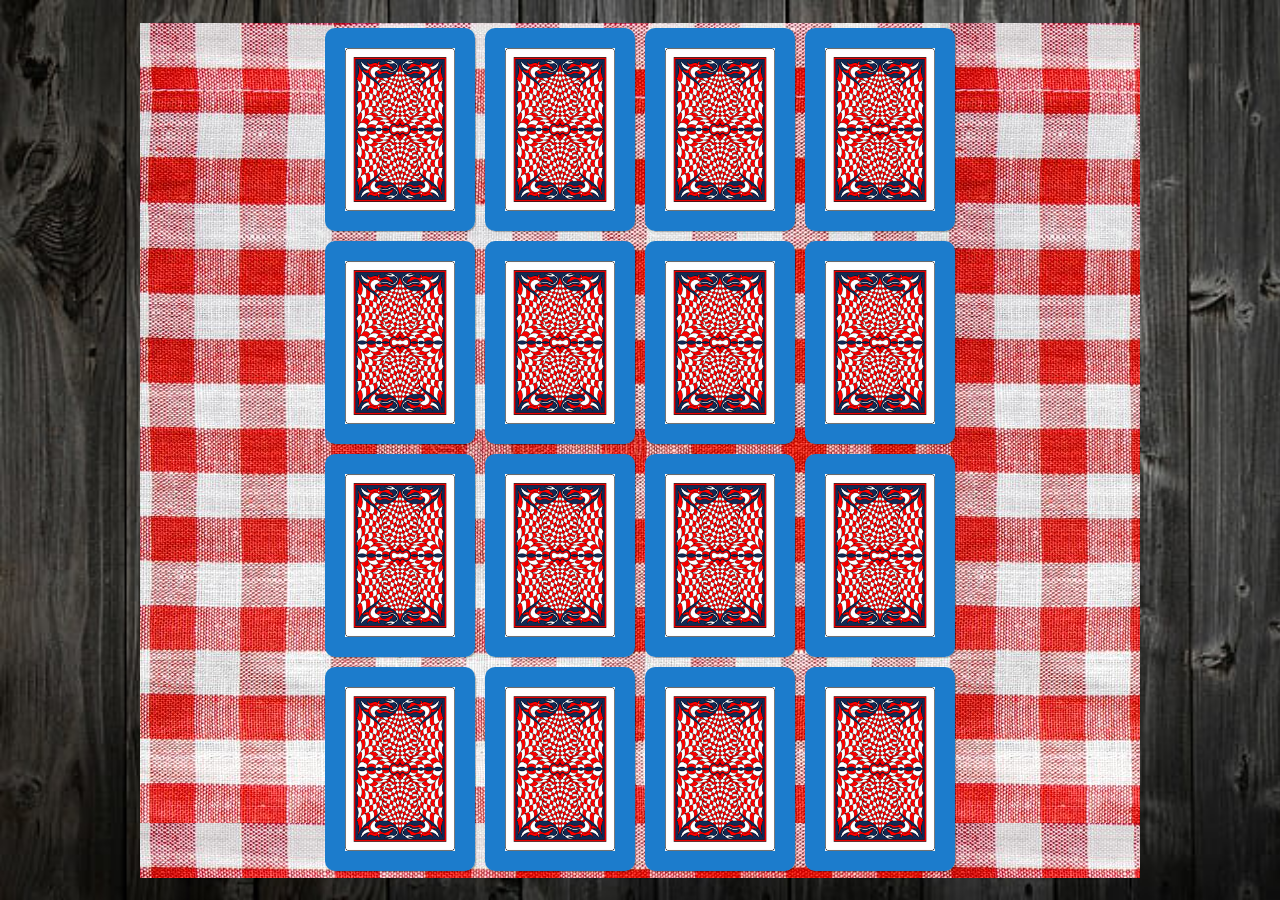
<file: игра_в_пары/Index.html>
<!DOCTYPE html>
<html lang="ru">
<head>
    <meta charset="UTF-8">
    <meta http-equiv="X-UA-Compatible" content="IE=edge">
    <meta name="viewport" content="width=device-width, initial-scale=1.0">
    <title>Game</title>
    <link rel="icon" href="./img/favicon.png">
    <link rel="stylesheet" href="./css/style.css">
    <script defer src="./js/index.js"></script>
</head>
<body>
    <main>
    <div class="container">
        <section class="memory-game">
            <div class="memory-card" data-img="1">
              <img class="front-face" src="./img/3.png" alt="React">
              <img class="back-face" src="img/Без названия.png" alt="Memory Card">
            </div>
          
            <div class="memory-card" data-img="1">
              <img class="front-face" src="./img/3.png" alt="React">
              <img class="back-face" src="img/Без названия.png" alt="Memory Card">
            </div>
          
            <div class="memory-card" data-img="2">
              <img class="front-face" src="./img/a.png" alt="Angular">
              <img class="back-face" src="img/Без названия.png" alt="Memory Card">
            </div>
          
            <div class="memory-card" data-img="2">
              <img class="front-face" src="./img/a.png" alt="Angular">
              <img class="back-face" src="img/Без названия.png" alt="Memory Card">
            </div>
          
            <div class="memory-card" data-img="3">
              <img class="front-face" src="./img/j.png" alt="Ember">
              <img class="back-face" src="img/Без названия.png" alt="Memory Card">
            </div>
          
            <div class="memory-card" data-img="3">
              <img class="front-face" src="./img/j.png" alt="Ember">
              <img class="back-face" src="img/Без названия.png" alt="Memory Card">
            </div>
          
            <div class="memory-card" data-img="4">
              <img class="front-face" src="img/j2.png" alt="Vue">
              <img class="back-face" src="img/Без названия.png" alt="Memory Card">
            </div>
          
            <div class="memory-card" data-img="4">
              <img class="front-face" src="img/j2.png" alt="Vue">
              <img class="back-face" src="img/Без названия.png" alt="Memory Card">
            </div>
          
            <div class="memory-card" data-img="5">
              <img class="front-face" src="img/joker.png" alt="Backbone">
              <img class="back-face" src="img/Без названия.png" alt="Memory Card">
            </div>
          
            <div class="memory-card" data-img="5">
              <img class="front-face" src="img/joker.png" alt="Backbone">
              <img class="back-face" src="img/Без названия.png" alt="Memory Card">
            </div>
          
            <div class="memory-card" data-img="6">
              <img class="front-face" src="img/k.png" alt="Aurelia">
              <img class="back-face" src="img/Без названия.png" alt="Memory Card">
            </div>
          
            <div class="memory-card" data-img="6">
              <img class="front-face" src="img/k.png" alt="Aurelia">
              <img class="back-face" src="img/Без названия.png" alt="Memory Card">
            </div>

            <div class="memory-card" data-img="7">
                <img class="front-face" src="img/k2.png" alt="Aurelia">
                <img class="back-face" src="img/Без названия.png" alt="Memory Card">
              </div>
            
              <div class="memory-card" data-img="7">
                <img class="front-face" src="img/k2.png" alt="Aurelia">
                <img class="back-face" src="img/Без названия.png" alt="Memory Card">
              </div>

              <div class="memory-card" data-img="8">
                <img class="front-face" src="img/q.png" alt="Aurelia">
                <img class="back-face" src="img/Без названия.png" alt="Memory Card">
              </div>
            
              <div class="memory-card" data-img="8">
                <img class="front-face" src="img/q.png" alt="Aurelia">
                <img class="back-face" src="img/Без названия.png" alt="Memory Card">
              </div>
          </section>
    </div>
</main>
</body>
</html>
</file>
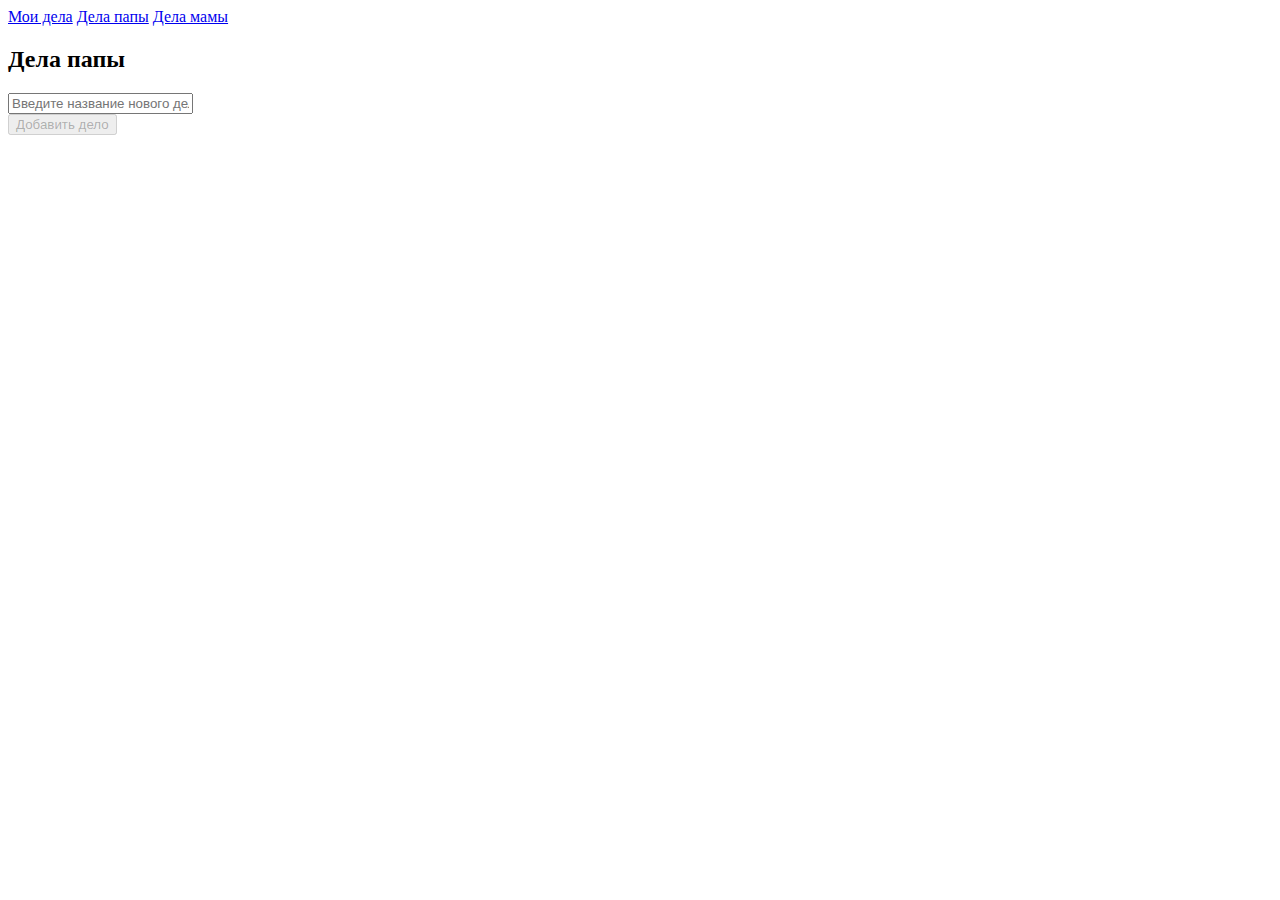
<file: TODO list/dad.html>
<!DOCTYPE html>
<html lang="ru">
<head>
    <meta charset="UTF-8">
    <meta http-equiv="X-UA-Compatible" content="IE=edge">
    <meta name="viewport" content="width=device-width, initial-scale=1.0">
    <title>TODO</title>
    <link rel="stylesheet" href="https://cdn.jsdelivr.net/npm/bootstrap@4.5.3/dist/css/bootstrap.min.css" integrity="sha384-TX8t27EcRE3e/ihU7zmQxVncDAy5uIKz4rEkgIXeMed4M0jlfIDPvg6uqKI2xXr2" crossorigin="anonymous">
    <script defer src="./todo-app.js"></script>
    <script>
        document.addEventListener('DOMContentLoaded', function(){
            createTodoApp(document.getElementById('todo-app'), 'Дела папы', 'dad');
        })
    </script>
</head>
<body>
    <div class="container mb-5">
        <nav class="nav">
            <a class="nav-link" href="index.html">Мои дела</a>
            <a class="nav-link" href="dad.html">Дела папы</a>
            <a class="nav-link" href="mom.html">Дела мамы</a>
        </nav>
    </div>
    <div id="todo-app" class="container"></div>
</body>
</html>
</file>
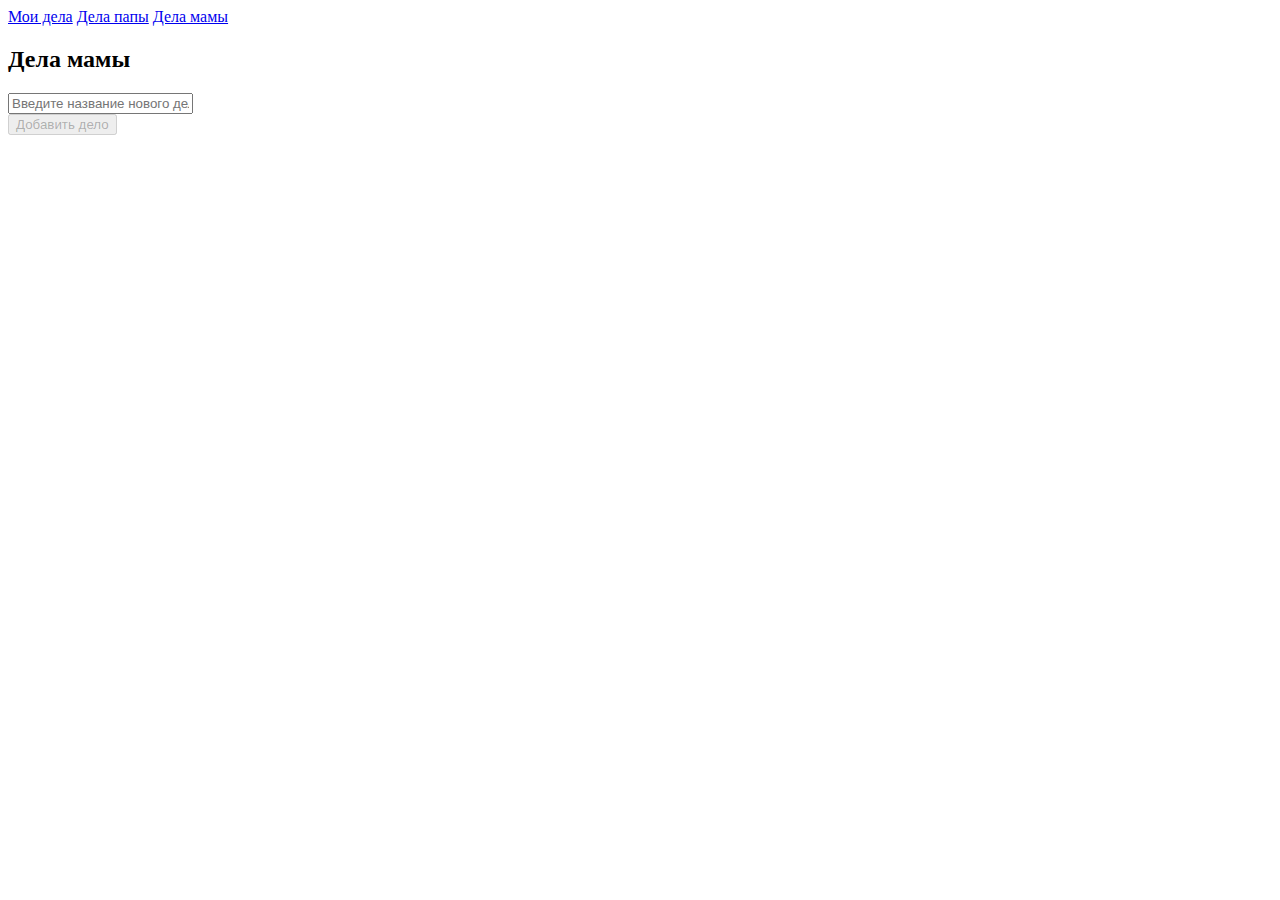
<file: TODO list/mom.html>
<!DOCTYPE html>
<html lang="ru">
<head>
    <meta charset="UTF-8">
    <meta http-equiv="X-UA-Compatible" content="IE=edge">
    <meta name="viewport" content="width=device-width, initial-scale=1.0">
    <title>TODO</title>
    <link rel="stylesheet" href="https://cdn.jsdelivr.net/npm/bootstrap@4.5.3/dist/css/bootstrap.min.css" integrity="sha384-TX8t27EcRE3e/ihU7zmQxVncDAy5uIKz4rEkgIXeMed4M0jlfIDPvg6uqKI2xXr2" crossorigin="anonymous">
    <script defer src="./todo-app.js"></script>
    <script>
        document.addEventListener('DOMContentLoaded', function(){
            createTodoApp(document.getElementById('todo-app'), 'Дела мамы', 'mom');
        })
    </script>
</head>
<body>
    <div class="container mb-5">
        <nav class="nav">
            <a class="nav-link" href="index.html">Мои дела</a>
            <a class="nav-link" href="dad.html">Дела папы</a>
            <a class="nav-link" href="mom.html">Дела мамы</a>
        </nav>
    </div>
    <div id="todo-app" class="container"></div>
</body>
</html>
</file>
<file: course 3d/css/style.css>
:root{
    --button-color:rgb(63, 42, 255);
    --text-color-white:rgb(255, 255, 255);
    --text-color-grey:rgb(102, 102, 102);
}

*{
    box-sizing: border-box;
    padding: 0;
    margin: 0;
    font-family: 'Roboto', sans-serif;
}

header{
    background-color: rgba(63, 42, 255, 1);
}

.container{
    max-width: 1140px;
    width: 100%;
    margin: 0 auto;
}

.header__container{
    min-height: 80px;
    display: flex;
    justify-content: space-between;
    align-items: center;
}

.header__list{
    display: flex;
}

.header__item:not(:last-child){
    padding-right: 58px;
}

.header__link{
    text-decoration: none;
    color: var(--text-color-white);
    font-size: 18px;
    font-weight: 400;
    line-height: 21px;
}

::marker{
    content: none;
}

/*hero*/

.hero{
    background: radial-gradient(44.07% 44.07% at 67.78% 55.93%, #555681 0%, #212133 100%);
}

.hero__block-info{
    width: 50%;
}

.hero__container{
    min-height: 620px;
    display: flex;
    justify-content: space-between;
    align-items: center;
}

.hero__header{
    font-size: 60px;
    font-weight: 700;
    line-height: 60px;
    color: var(--text-color-white);
    margin: 0;
    padding-bottom: 30px;
}

.hero__paragraph{
    font-size: 18px;
    font-weight: 400;
    line-height: 27px;
    color:var(--text-color-white);
    padding-bottom: 62px;
}

.hero__button{
    height: 69px;
    width: 270px;
    border-radius: 20px;
    background-color: var(--button-color);
    font-size: 18px;
    font-weight: 700;
    line-height: 21px;
    text-align: center;
    color: var(--text-color-white);
}

.button{
    background-color: var(--button-color);
    cursor: pointer;
    border: none;
}

.hero__picture{
    background-image: url(../img/hero-image.png);
    background-size: contain;
    background-repeat: no-repeat;
    width: 67%;
    min-height: 593px;
}

/*about*/

.about__container{
    min-height: 456px;
    display: flex;
    flex-direction: column;
    justify-content: center;
}

.about__benefits-block{
    display: flex;
    margin-bottom: 13px;
}

.about__benefits-block-picture{
    margin-right: 30px;
    min-width: 160px;
    min-height: 142px;
    display: flex;
    align-items: center;
}

.about__benefits-block-text{
    margin-bottom: 10px;
}

.about__heading {
    width: 40%;
    padding-bottom: 17px;
}

.heading{
    font-size: 40px;
    font-weight: 700;
    line-height: 40px;
}

.about__paragraph{
    font-size: 16px;
    font-weight: 400;
    line-height: 24px;
    color:var(--text-color-grey);
    width: 65%;
}

.about__list{
    display: flex;
}

.about__icons-paragrapg{
    font-size: 16px;
    font-weight: 700;
    line-height: 19px;
    color:var(--text-color-grey);
    width: 240px;
}

.about__item{
    display: flex;
    align-items: center;
}

.about__picture{
    margin-right: 30px;
}

.about__item:not(:last-child){
    margin-right: 31px;
}

/*teachers*/

.teachers{
    background-color: rgba(33, 33, 51, 1);
    min-height: 576px;
}

.teachers__container{
    padding-top: 73px;
}

.teachers__list{
    display: flex;
}

.teachers__block{
    max-width: 255px;
    border-radius: 20px 20px 0px 0px;
}

.teachers__photo{
    border-radius: 25px 25px 0px 0px;
    margin-bottom: 27px;
}

.teachers__heading{
    color: var(--text-color-white);
    margin-bottom: 23px;
}

.teachers__name{
    font-size: 18px;
    font-weight: 700;
    line-height: 27px;
    color: var(--text-color-white);
    margin-bottom: 6px;
    display: inline-block;
}

.teachers__paragraph{
    font-size: 16px;
    font-weight: 400;
    line-height: 24px;
    color:  rgb(133, 133, 155);
    width: 98%;
}

.teachers__item:not(:last-child){
    margin-right: 30px;
}

/*courses*/

.courses__container{
    min-height: 1208px;
    padding-top: 73px;
}

.courses__list{
    display: flex;
    flex-wrap: wrap;
}

.courses__item{
    margin-bottom: 30px;
}

.courses__item:nth-child(odd){
    margin-right: 32px;
}

.courses__block{
    max-width: 539px;
    min-height: 480px;
    background-color: rgba(237, 240, 249, 1);
    border-radius: 20px;
    position: relative;
}

.courses__block img{
    margin-bottom: 27px;
}

.courses__studin-time{
    position: absolute;
    right: 10px;
    top: 9px;
    display: flex;
    align-items: center;
}

.courses__studin-time svg{
    margin-right: 7px;
}

.courses__studin-time span{
font-size: 16px;
font-weight: 400;
line-height: 19px;
color:var(--text-color-white);
}

.courses__heading{
    color: rgba(33, 33, 51, 1);
    margin-bottom: 25px;
}

.courses__heading-block{
    font-size: 18px;
    font-weight: 700;
    line-height: 27px;
    color: rgba(33, 33, 51, 1);
    width: 88%;
    margin: 0 auto;
    margin-bottom: 9px;
}

.courses__paragraph{
    font-size: 16px;
    font-weight: 400;
    line-height: 24px;
    color: var(--text-color-grey);
    width: 88%;
    margin: 0 auto;
}

.courses__button{
    width: 202px;
    height: 60px;
    color: var(--text-color-white);
    border-radius: 20px;
    position: absolute;
    bottom: 29px;
    left: 31px;
}

/*footer*/

footer{
    background-color: rgba(46, 43, 68, 1);
}

.footer__container{
    min-height: 80px;
    display: flex;
    align-items: center;
    justify-content: center;
}

.footer__list{
    display: flex;
}

.footer__item:not(:last-child){
    margin-right: 31px;
}
</file>
<file: Nyamushka/css/style.css>
@font-face {
    font-family: 'Heading';
    src: url('../fonts/exo2.0-thin-webfont.woff2') format('woff2'),
        url('../fonts/exo2.0-thin-webfont.woff') format('woff');
    font-weight: normal;
    font-style: normal;
}

@font-face {
    font-family: 'Trebuchet';
    src: url('../fonts/trebuchetms-webfont.woff2') format('woff2'),
        url('../fonts/trebuchetms-webfont.woff') format('woff');
    font-weight: 400;
    font-style: normal;
}

@font-face {
    font-family: 'Trebuchet';
    src: url('../fonts/trebuchetms-bold-webfont.woff2') format('woff2'),
        url('../fonts/trebuchetms-bold-webfont.woff') format('woff');
    font-weight: 700;
    font-style: normal;
}

:root {
    --header-color: rgba(255, 255, 255, 1);
    --paragraph-item: rgba(102, 102, 102, 1);
    --text-color-black: rgba(0, 0, 0, 1);
    --text-color-white: rgba(255, 255, 255, 1);
}

* {
    margin: 0;
    padding: 0;
    font-family: 'Trebuchet';

}

body {
    background-image: url(../img/Pattern.jpg);
    background-size: cover;
}

.container {
    margin: 0 auto;
    max-width: 1280px;
    width: 100%;
    min-height: 680px;
}

.products {
    padding-top: 47px;
}

.products__heading {
    font-size: 36px;
    line-height: 44px;
    text-align: center;
    color: var(--header-color);
    font-family: 'Heading';
    font-weight: normal;
    margin-bottom: 21px;
}

::marker {
    content: none;
}

.products__list {
    display: flex;
    justify-content: center;
    align-items: center;
}

.products__item:not(:last-child) {
    margin-right: 83px;
}

.products__item {
    position: relative;
}

.products__item:hover {
    cursor: pointer;
}

.products__item svg {
    position: absolute;
    top: -3px;
    left: -4px;
    border-radius: 15px;
}


.products__item-container {
    min-height: 456px;
    width: 263px;
    background-color: rgba(242, 242, 242, 1);
    background-image: url(../img/Object.png);
    background-repeat: no-repeat;
    background-size: cover;
    padding-top: 17px;
    display: flex;
    flex-direction: column;
    padding-left: 50px;
    position: relative;
    border-radius: 12px;
    margin-bottom: 14px;
    clip-path: polygon(12% 0, 100% 0, 100% 100%, 0 100%, 0 8%);;
}

.products__item-paragraph {
    font-size: 16px;
    font-weight: 400;
    line-height: 19px;
    color: var(--paragraph-item);
    margin-bottom: 6px;
}

.products__item-heading {
    font-weight: 700;
    color: var(--text-color-black);
    width: 211px;
    margin-bottom: 15px;
}

.big-text-item {
    font-size: 48px;
    line-height: 56px;
}

.small-text-item {
    font-size: 24px;
    line-height: 28px;
}

.products__item-paragraph-grey {
    font-weight: 400;
    font-size: 14px;
    line-height: 16px;
    color: var(--paragraph-item);
    width: 130px;
}

.products__circle {
    background-color: rgba(22, 152, 217, 1);
    border-radius: 100%;
    position: absolute;
    height: 80px;
    width: 80px;
    bottom: 8px;
    right: 10px;
    display: flex;
    flex-direction: column;
    justify-content: center;
}

.products__weight {
    font-size: 42px;
    font-weight: 400;
    line-height: 22px;
    text-align: center;
    color: var(--text-color-white);
    margin-bottom: 5px;

}

.products__weight-kg {
    font-size: 21px;
    font-weight: 400;
    line-height: 22px;
    letter-spacing: 0px;
    text-align: center;
    color: var(--text-color-white);
}

.products__paragraph-link {
    font-size: 13px;
    font-weight: 700;
    line-height: 15px;
    letter-spacing: 0px;
    text-align: center;
    font-weight: 400;
    color: rgba(255, 255, 255, 1);
    position: relative;
}

.products__paragraph-link::before{
    content: '';
    width: 313px;
    height: 435px;
    background-color: transparent;
    position: absolute;
    bottom: 27px;
    left: 0;
}

.products__paragraph-link a {
    color: rgba(22, 152, 217, 1);
    border-bottom: 1px dashed rgba(22, 152, 217, 1);
    text-decoration: none;
}

.select-card  path{
    fill: rgba(217, 22, 103, 1);
}

.select-card .products__circle{
    background-color: rgba(217, 22, 103, 1) ;
}

.products__disabled-card{
    filter: grayscale(1)
}

@media (max-width:1300px) {
    .products__item:not(:last-child) {
        margin-right: 30px;
    }
}

@media (max-width:1024px) {
    .products__list {
        flex-wrap: wrap;
    }

    .products__item {
        margin-bottom: 30px;
    }

    /*   .products__item:nth-child(2n){
        margin-right: 30px;
    }*/

    .products__item:not(:last-child) {
        margin-right: 50px;
    }
}

@media(max-width:768px) {
    .products__list {
        flex-direction: column;
    }

    .products__item:not(:last-child) {
        margin-right: 0px;
    }

}
</file>
<file: W-Wave Radio/css/style.css>
@font-face {
    font-family:'Muller' ;
    src:url('../fonts/MullerBold.woff') format('woff'),
        url('../fonts/MullerBold.woff2') format('woff2');
    font-weight: 700;
    font-style: normal;
}

@font-face {
    font-family: 'Muller';
    src:url('../fonts/MullerLightItalic.woff') format('woff'),
        url('../fonts/MullerLightItalic.woff2')format('woff2');
    font-weight: 300;
    font-style: italic;
}

@font-face {
    font-family:'Muller' ;
    src:url('../fonts/MullerMedium.woff') format('woff'),
        url('../fonts/MullerMedium.woff2') format('woff2');
    font-weight: 500;
    font-style: normal;
}

@font-face {
    font-family:'Muller';
    src:url('///fonts/MullerRegular.woff') format('woff'),
        url('../fonts/MullerRegular.woff2') format('woff2');
    font-weight: 400;
    font-style: normal;
}

@font-face {
    font-family: 'Muller';
    src:url('../fonts/MullerRegularItalic.woff') format('woff'),
        url('../fonts/MullerRegularItalic.woff2') format('woff2');
    font-weight: 400;
    font-style: italic;
}

:root{
    --text-color-black:rgba(18, 23, 35, 1);
    --border-color-grey:rgba(230, 232, 236, 1);
    --text-color-grey:rgba(161, 166, 180, 1);
    --background-color-white:rgba(255, 255, 255, 1);
    --text-color-white:rgba(255, 255, 255, 1);
    --color-active:rgba(79, 40, 165, 1);
}

*{
    font-family: 'Muller';
    box-sizing: border-box;
    margin: 0;
    padding: 0;
}

.container{
    max-width: 1110px;
    width: 100%;
    margin: 0 auto;
}

::marker{
    content: none;
}

/*header*/

header{
    background-color:var(--background-color-white);
}

.header__nav-container{
    display: flex;
    min-height: 78px;
    align-items: center;
}

.header__logo{
    margin-right: 80px;
}

.header__nav-list{
    display: flex;
    margin-right: 80px;
}

.header__nav-item:not(:last-child){
    margin-right: 58px;
}

.header__nav-item:nth-child(1){
    margin-right: 62px;
}

.header__nav-link{
    text-decoration: none;
    color: var(--text-color-black);
    font-size: 20px;
    font-weight: 400;
    line-height: 20px;
    transition: all 0.5s ease-in-out;
}

.header__nav-link:hover{
    color: rgba(109, 49, 238, 1);
    transition: all 0.5s ease-in-out;
}

.header__nav-link:focus-visible{
    background-color: rgba(170, 157, 250, 1);
    outline: none;
    padding: 5px;
}

.header__nav-link:active{
    color: rgba(79, 40, 165, 1);
}

.header__search-button{
    border: none;
    background: none;
    margin-right: 27px;
}

.header__search-button:hover{
    cursor: pointer;
}

.header__search-button svg path{
    transition: all 0.5s ease-in-out;
}

.header__search-button:hover svg path{
    stroke: rgba(170, 157, 250, 1);
    transition: all 0.5s ease-in-out;
}

.header__search-button:focus-visible{
    outline: none;
}

.header__search-button:focus-visible svg path{
    stroke: rgba(170, 157, 250, 1);
}

.header__search-button:active svg path{
    stroke: rgba(79, 40, 165, 1);
}

.header__entrance-button{
    height: 40px;
    width: 104px;
    border-radius: 77px;
    color: rgba(18, 23, 35, 1);
    border: 2px solid rgba(18, 23, 35, 1);
    transition: all 1s ease-in-out;
}

.header__entrance-button:hover{
    cursor: pointer;
    background-color: rgba(18, 23, 35, 1);
    color: var(--text-color-white);
    transition: all 0.5s ease-in-out;
}

.header__entrance-button:focus-visible{
    background-color: rgba(170, 157, 250, 1);
}

.header__entrance-button:active{
    background-color: rgba(79, 40, 165, 1);
    color: var(--text-color-white);
    border: none;
}

.header__info-wrap-container{
    border-top: 1px solid var(--border-color-grey);
    border-bottom: 1px solid var(--border-color-grey);
}

.header__info-container{
    display: flex;
    min-height: 60px;
    align-items: center;
    justify-content: space-between;
}

.header__info-container-list{
    display: flex;
}

.header__info-container-item:not(:last-child){
    margin-right: 53px;
}

.header__info-container-link{
    font-size: 16px;
    font-weight: 400;
    line-height: 16px;
    text-decoration: none;
    color: var(--text-color-black);
    transition: all 0.5s ease-in-out;
}

.header__info-container-link:hover{
    color: rgba(109, 49, 238, 1);
    transition: all 0.5s ease-in-out;
}

.header__info-container-link:focus-visible{
    background-color: rgba(170, 157, 250, 1);
    padding: 3px;
    outline: none;
}

.header__info-container-link:active{
    color: rgba(79, 40, 165, 1);
}

.header__play-button{
    border: none;
    background: none;
    margin-right: 8px;
    transition: all 0.5s ease-in-out;
}

.header__play-button:hover{
    cursor: pointer;
}

.header__play-button svg path{
    transition: all 0.5s ease-in-out;
}

.header__play-button:hover svg path{
    fill: rgba(109, 49, 238, 1);
    transition: all 0.5s ease-in-out;
}

.header__play-button:focus-visible{
    outline: none;
}

.header__play-button:focus-visible svg path{
    fill: rgba(170, 157, 250, 1);
}

.header__play-button:active svg path{
    fill: rgba(79, 40, 165, 1);
}


.header__wrap-play-block{
    display: flex;
}

.header__play-block{
    min-width: 173px;
    border-left: 1px solid var(--border-color-grey);
    border-right: 1px solid var(--border-color-grey);
    display: flex;
    justify-content: flex-start;
    margin-left: -1px;
    padding-left: 9px;
}

.header__play-block-info{
    min-height: 37px;
}

.header__status-paragraph{
    font-size: 12px;
    font-weight: 400;
    line-height: 12px;
    color: var(--text-color-grey);
    margin-bottom: 5px;
}

.header__play-paragraph{
    font-size: 16px;
    font-weight: 400;
    line-height: 16px;
    color: var(--text-color-black);
}

/* hero*/

main{
    background-color: var(--background-color-white);
}

.hero{
    min-height: 448px;
}

.hero__block{
    display: flex;
}

.hero__info-block{
    max-width: 640px;
    padding-top: 94px;
}

.hero__heading{
    font-size: 60px;
    font-style: italic;
    font-weight: 400;
    line-height: 60px;
    color: var(--text-color-black);
    margin: 0;
    margin-bottom: 13px;
}

.hero__heading span{
    font-size: 60px;
    font-weight: 700;
    line-height: 60px;
    font-style: normal;
}

.hero__paragraph{
    font-size: 16px;
    font-weight: 400;
    line-height: 24px;
    color: var(--text-color-black);
    margin-bottom: 45px;
}

.hero__button{
    height: 70px;
    width: 245px;
    border-radius: 40px;
    background-color: rgba(109, 49, 238, 1);
    font-size: 20px;
    font-weight: 500;
    line-height: 20px;
    text-align: center;
    color: var(--text-color-white);
    border: none;
    transition: all 0.5s ease-in-out;
}

.hero__button:hover{
    background-color: rgba(170, 157, 250, 1);
    cursor: pointer;
    transition: all 0.5s ease-in-out;
}

.hero__button:focus-visible{
    background-color: rgba(170, 157, 250, 1);
    border: 1px solid rgba(79, 40, 165, 1);
}

.hero__button:active{
    background-color: rgba(79, 40, 165, 1);
}

.hero__picture-block{
    width: 100%;
    display: flex;
    justify-content: flex-end;
    padding-top: 28px;
}

/*podcasts*/

.podcasts{
    min-height: 1046px;
    background-color:  #D2D5DD;
}

.podcasts__block{
    padding-top: 95px;
}

.podcasts__heading{
    font-size: 48px;
    font-weight: 400;
    line-height: 48px;
    color: var(--text-color-black);
    margin-bottom: 29px;
}

.podcasts__list{
    display: flex;
    flex-wrap: wrap;
    justify-content: space-between;
    margin-bottom: 30px;
}

.podcasts__item{
    min-height: 142px;
    width: 540px;
    background-color: var(--background-color-white);
    display: flex;
    justify-content: space-between;
    position: relative;
    margin-bottom: 28px;
}

.podcasts__item-img-block{
    position: relative;
    height: 142px;
}

.podcasts__item-img-block img{
    height: 100%;
}

.podcasts__item-img-block p{
    min-height:16px;
    width: 51px;
    background-color: var(--background-color-white);
    font-size: 10px;
    font-weight: 400;
    line-height: 10px;
    text-align: center;
    position: absolute;
    bottom: 0;
    display: flex;
    align-items: center;
    justify-content: center;

}

.podcasts__item-info-block{
    display: flex;
    flex-direction: column;
    width: 100%;
    justify-content: flex-end;
}

.podcasts__item-text-block{
    padding-left: 30px;
}

.podcasts__item-time{
    font-size: 12px;
    font-weight: 400;
    line-height: 12px;
    color: var(--text-color-black);
    margin-bottom: 8px;

}

.podcasts__item-heading{
    font-size: 20px;
    font-weight: 400;
    line-height: 20px;
    color: var(--text-color-black);
    margin-bottom: 4px;
}

.podcasts__item-author{
    font-size: 16px;
    font-weight: 400;
    line-height: 16px;
    color: var(--text-color-grey);
    margin-bottom: 24px;

}

.podcasts__item-play-button{
    position: absolute;
    right: 28px;
    bottom: 42%;
    border: none;
    background: none;
}

.podcasts__item-play-button:hover{
    cursor: pointer;
}

.podcasts__item-play-button:hover svg circle{
    stroke:rgba(109, 49, 238, 1);
    transition: all 0.5s ease-in-out;
}

.podcasts__item-play-button:hover svg path{
    fill:rgba(109, 49, 238, 1);
    transition: all 0.5s ease-in-out;
}

.podcasts__item-play-button:focus-visible{
    outline: none;
}

.podcasts__item-play-button:focus-visible svg circle{
    stroke:rgba(170, 157, 250, 1);
}

.podcasts__item-play-button:focus-visible svg path{
    fill:rgba(170, 157, 250, 1);
}

.podcasts__item-play-button:active svg circle{
    fill:rgba(79, 40, 165, 1);
    stroke: rgba(79, 40, 165, 1);
}

.podcasts__item-play-button:active svg path{
    fill:rgba(255, 255, 255, 1);
}

.podcasts__item-actions{
    display: flex;
    border-top: 1px solid var(--border-color-grey);
    min-height: 32px;
    padding-left: 30px;
}


.podcasts__item-actions li{
    display: flex;
    align-items: center;

}

.podcasts__item-actions li:not(:last-child){
    margin-right: 30px;
}

.podcasts__item-actions button{
    border: none;
    background: none;
    margin-right: 6px;
}

.padcasts__item-btn{
    display: flex;
}

.padcasts__item-btn svg path , .padcasts__item-btn  .podcasts__item-actions-paragraph{
    transition: all 0.5s ease-in-out;
}

.padcasts__item-btn:hover svg path , .padcasts__item-btn:hover  .podcasts__item-actions-paragraph{
    fill: rgba(109, 49, 238, 1);
    color: rgba(109, 49, 238, 1) ;
    transition: all 0.5s ease-in-out;
    cursor: pointer;
}

.padcasts__item-btn:focus-visible{
    outline: none;
    background-color:rgba(170, 157, 250, 1) ;
    padding: 1px 2px 0 2px;
}

.padcasts__item-btn:focus-visible svg path , .padcasts__item-btn:focus-visible  .podcasts__item-actions-paragraph{
    fill: rgba(255, 255, 255, 1);
    color: rgba(255, 255, 255, 1);
}

.padcasts__item-btn:active svg path , .padcasts__item-btn:active  .podcasts__item-actions-paragraph{
    color: rgba(79, 40, 165, 1);
    fill: rgba(79, 40, 165, 1);
    fill-rule: nonzero;
}
/*
.podcasts__item-like{}

.podcasts__item-share{}
*/

.podcasts__item-actions-paragraph{
    font-size: 16px;
    font-weight: 400;
    line-height: 16px;
    color: var(--text-color-grey);

}

.podcasts__more-button{
    height: 70px;
    width: 246px;
    border-radius: 40px;
    padding: 25px 54px 25px 54px;
    color:rgba(109, 49, 238, 1);
    font-size: 20px;
    font-weight: 500;
    line-height: 20px;
    text-align: center;
    border: 2px solid rgba(109, 49, 238, 1);
    background:none;
    display: block;
    margin: 0 auto;
}

.broadcast__block{
    min-height: 752px;
    display: flex;
    padding-top: 94px;
}

.broadcast__left-block{
    max-width: 365px;
    display: flex;
    flex-direction: column;
    margin-right: 30px;
}

.broadcast__heading{
    font-size: 48px;
    font-weight: 400;
    line-height: 48px;
    color: var(--text-color-black);
    margin-bottom: 12px;
}

.broadcast__author-paragraph{
    font-size: 16px;
    font-weight: 400;
    line-height: 16px;
    color: var(--text-color-grey);
    margin-bottom: 8px;
}

.broadcast__select{
    height: 40px;
    width: 255px;
    border-radius: 10px;
    border: none;
    background-color: rgba(230, 232, 236, 1);
    appearance: none;
   
}

.broadcast__image{
    width: 65px;
    height: 89px;
}

.broadcast__button{
    height: 40px;
    width: 160px;
    border-radius: 77px;
    border: 2px solid rgba(18, 23, 35, 1)
}

.broadcast__paragraph{
    font-size: 16px;
    font-weight: 400;
    line-height: 24px;
    color: var(--text-color-grey);
}

.broadcast__list{
    display: flex;
    flex-wrap: wrap;
}

.broadcast__item{
    width: 255px;
    margin-bottom: 30px;
    border: 1px solid rgba(230, 232, 236, 1);
}


.broadcast__item:not(:nth-child(3n)){
    margin-right: 30px;
}

.broadcast__item-block{
    min-height: 112px;
    padding: 20px 0 0 16px;
}

.broadcast__item-heading{
    font-size: 20px;
    font-weight: 500;
    line-height: 20px;
    color: var(--text-color-black);
    margin-bottom: 4px;
}

.broadcast__item-paragraph{
    font-size: 12px;
    font-weight: 400;
    line-height: 12px;
    color: var(--text-color-grey);
    margin-bottom: 20px;

}

.broadcast__item-link{
    font-size: 16px;
    font-style: italic;
    font-weight: 400;
    line-height: 16px;
    text-decoration: none;
    color: var(--text-color-black);

}
</file>
<file: игра_в_пары/css/style.css>
* {
    padding: 0;
    margin: 0;
    box-sizing: border-box;
  }

body{
    background-image: url(../img/wood-wooden-surface-planks-texture-wallpaper-preview.jpg);
    background-repeat: no-repeat;
    background-size: cover;
    height: 100vh;
    display: flex;
    justify-content: center;
    align-items: center;
}

.container{
    margin: 0 auto;
    background-image: url(../img/скатерть-шашечный-красно-белый-фон-текстура-хлопка-проверенная-белой-215373816.jpg);
    width: 1000px;
    min-height: 855px;
}

.memory-game {
    width: 640px;
    height: 640px;
    margin: auto;
    display: flex;
    flex-wrap: wrap;
    perspective: 1000px;
  }

  .memory-card {
    width: calc(25% - 10px);
    height: calc(33.333% - 10px);
    margin: 5px;
    position: relative;
    box-shadow: 1px 1px 1px rgba(0,0,0,.3);
    transform: scale(1);
    transform-style: preserve-3d;
    transition: transform .5s;
    border-radius: 10px;
  }

  .memory-card:active{
    box-shadow: 4px 6px 10px rgba(0,0,0,1);
  }
  
  .front-face,.back-face {
    width: 100%;
    height: 100%;
    padding: 20px;
    position: absolute;
    border-radius: 5px;
    background: #1C7CCC;
    /*Свойство определяющее бедет ли видна обратная сторона перевёрнутого объекта*/
    backface-visibility: hidden;
    border-radius: 10px;
  }

  .memory-card.flip {
    transform: rotateY(180deg);
  }

  .front-face {
    transform: rotateY(180deg);
  }
</file>
